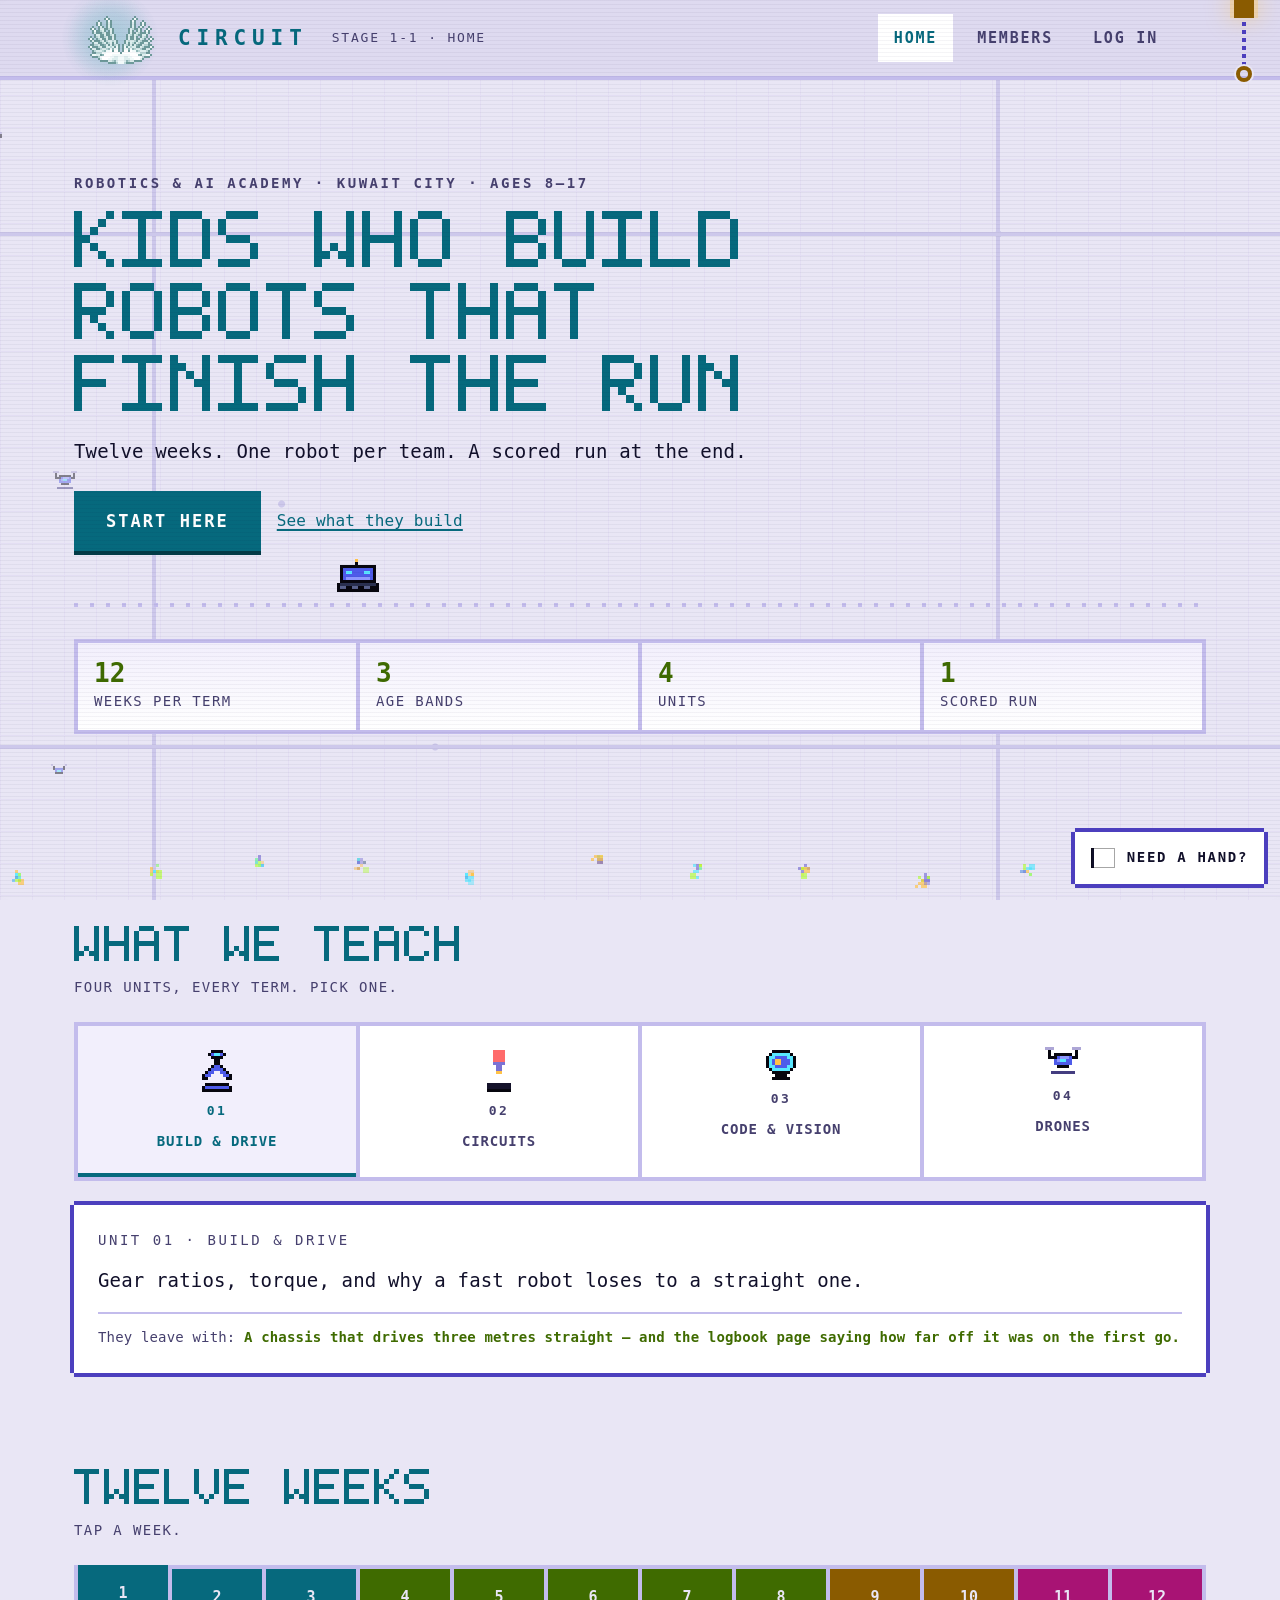
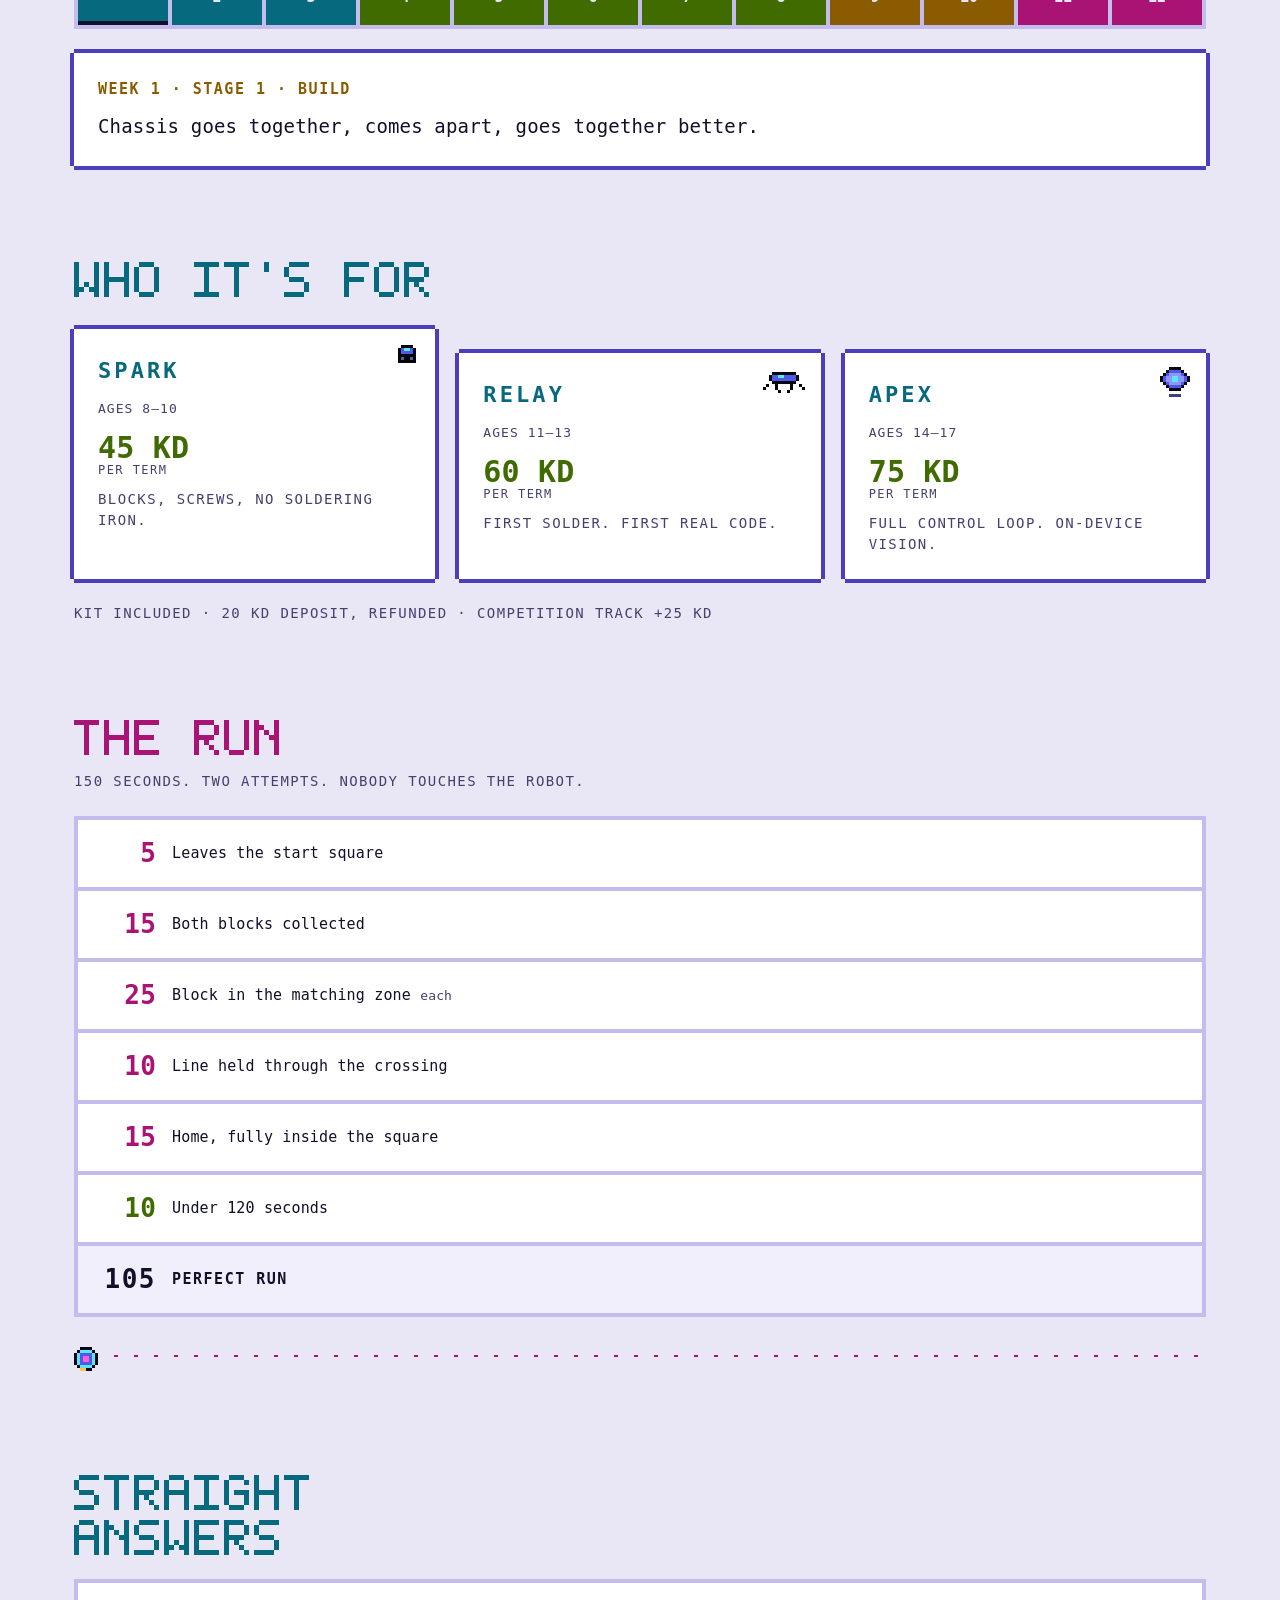
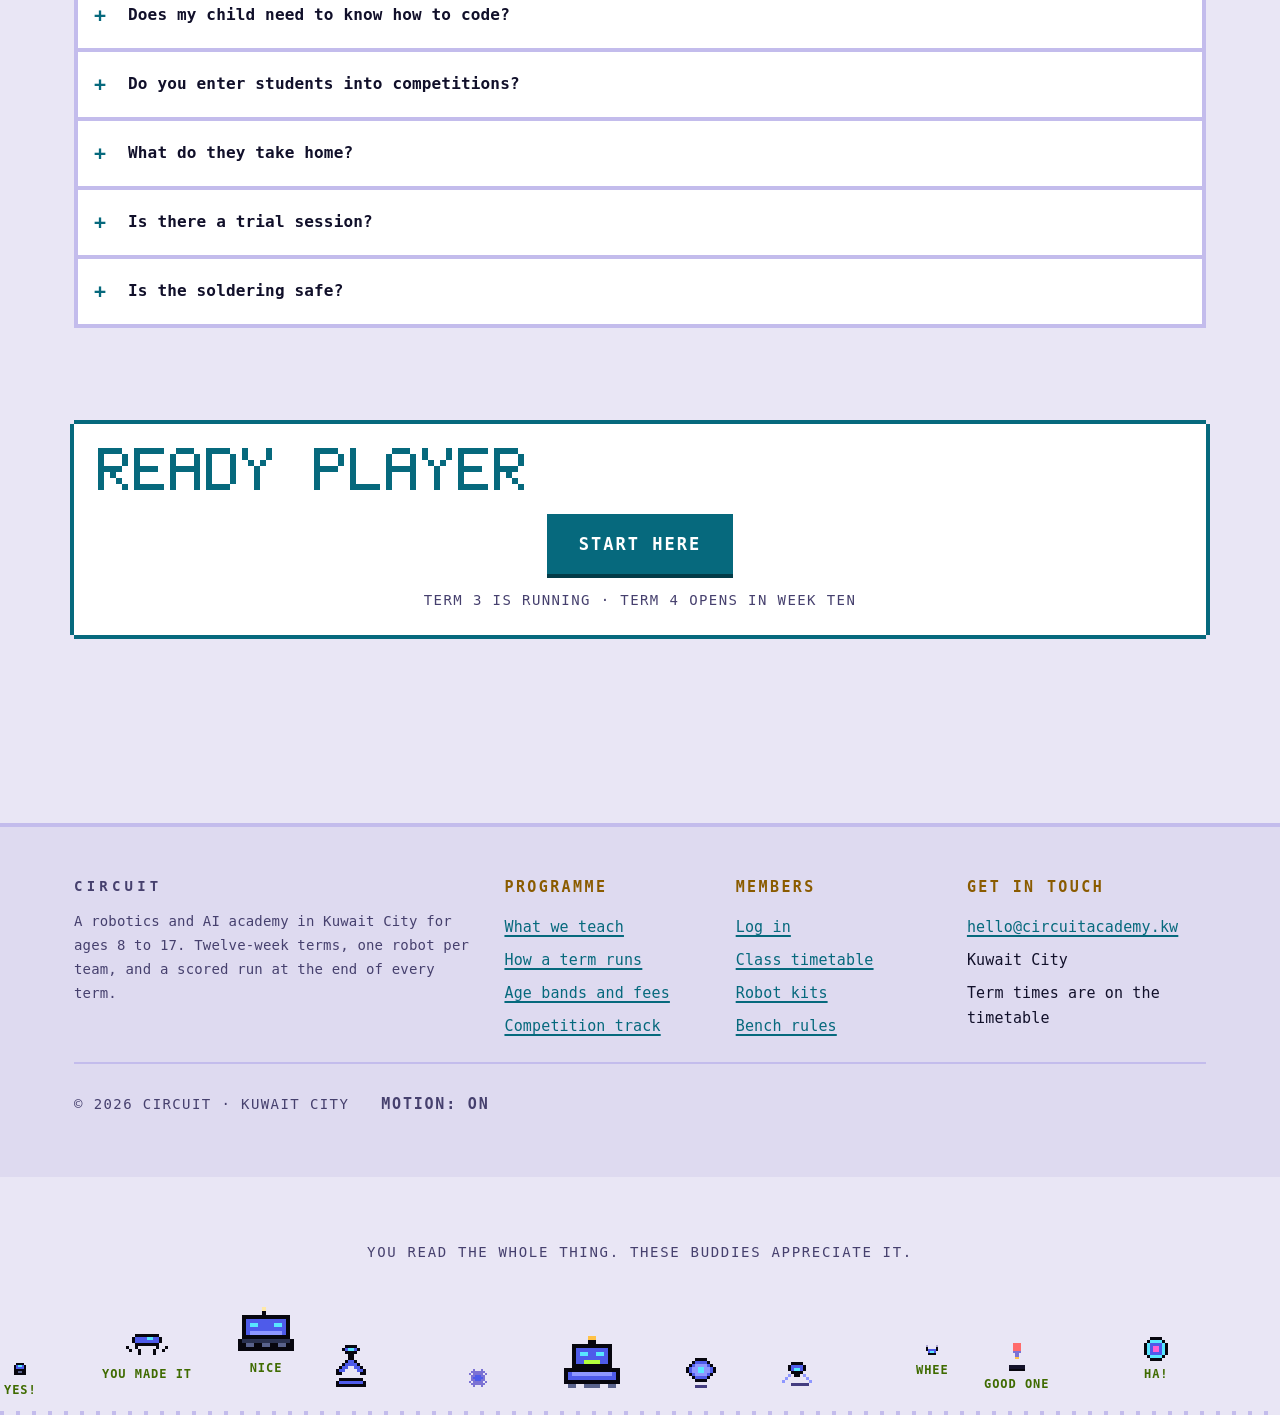
<file: index.html>
<!DOCTYPE html>
<html lang="en">
<head>
<meta charset="utf-8">

<!-- The real policy, not an aspirational one. vercel.json carries the same
     rules as response headers, but GitHub Pages does not read vercel.json and
     serves no headers of its own — so on the live host this meta tag IS the
     Content Security Policy. It must come before anything else loads.
     frame-ancestors cannot be set from a meta tag; it stays in vercel.json. -->
<meta http-equiv="Content-Security-Policy" content="default-src 'self'; img-src 'self' data:; style-src 'self' 'unsafe-inline'; script-src 'self'; font-src 'self'; connect-src 'self' https://*.supabase.co; form-action 'none'; base-uri 'none'">
<meta name="viewport" content="width=device-width, initial-scale=1">
<title>CIRCUIT — Robotics &amp; AI Academy, Kuwait City</title>
<meta name="description" content="CIRCUIT is a robotics and AI academy in Kuwait City for ages 8 to 17. Twelve-week terms, one robot per team, and a scored run at the end of every term.">
<meta name="color-scheme" content="dark light">
<meta name="theme-color" content="#07060E">
<link rel="icon" href="favicon.svg" type="image/svg+xml">
<link rel="stylesheet" href="assets/css/circuit.css">

<!-- Sets the theme before the first paint, so the page never flashes
     the wrong one on the way in. -->
<script src="assets/js/theme.js"></script>
</head>
<body data-page="home" data-theme-page="home">

<a class="skip" href="#main">Skip to content</a>
<div class="glass" aria-hidden="true"></div>

<header class="hud">
  <div class="wrap hud__in">
    <a class="hud__mark mark" href="index.html"><span class="mark__wing sprite" data-wing data-sprite="wing-shut" data-scale="2"></span><i class="mark__spark" aria-hidden="true"></i><i class="mark__spark" aria-hidden="true"></i><i class="mark__spark" aria-hidden="true"></i><i class="mark__spark" aria-hidden="true"></i><span>CIRCUIT</span></a>
    <span class="hud__stage">Stage 1-1 · Home</span>
    <nav class="hud__nav" aria-label="Main">
      <a class="chip" href="index.html" aria-current="page">Home</a>
      <a class="chip" href="members.html">Members</a>
      <a class="chip" href="login.html">Log in</a>
    </nav>
  </div>
</header>


<main id="main">

  <!-- ================= HERO ================= -->
  <section class="wrap hero">
    <p class="t-eyebrow">Robotics &amp; AI Academy · Kuwait City · Ages 8–17</p>

    <h1 class="px px--head hero__head"
        data-px="KIDS WHO BUILD|ROBOTS THAT|FINISH THE RUN"
        data-px-max="8">Kids who build robots that finish the run</h1>

    <p class="t-lead">Twelve weeks. One robot per team. A scored run at the end.</p>

    <div class="hero__actions">
      <a class="btn" href="login.html">Start here</a>
      <a href="#teach">See what they build</a>
    </div>

    <div class="rail" data-rail aria-hidden="true">
      <div class="rail__car"><span class="sprite" data-sprite="bolt" data-scale="3"></span></div>
    </div>

    <div class="strip" data-reveal>
      <div class="strip__cell"><b class="strip__n" data-count="12">12</b><span class="t-cap">Weeks per term</span></div>
      <div class="strip__cell"><b class="strip__n" data-count="3">3</b><span class="t-cap">Age bands</span></div>
      <div class="strip__cell"><b class="strip__n" data-count="4">4</b><span class="t-cap">Units</span></div>
      <div class="strip__cell"><b class="strip__n" data-count="1">1</b><span class="t-cap">Scored run</span></div>
    </div>
  </section>

  <!-- ================= WHAT WE TEACH — pick one ================= -->
  <section class="wrap section" id="teach" data-reveal>
    <h2 class="px px--head" data-px="WHAT WE TEACH" data-px-max="5">What we teach</h2>
    <p class="t-cap" style="margin-top:16px">Four units, every term. Pick one.</p>

    <div class="picker" role="tablist" aria-label="Units">
      <button class="picker__tile" role="tab" data-unit="0" aria-selected="true">
        <span class="sprite" data-sprite="arm" data-scale="3"></span>
        <b>01</b><span>Build &amp; Drive</span>
      </button>
      <button class="picker__tile" role="tab" data-unit="1" aria-selected="false">
        <span class="sprite" data-sprite="tip" data-scale="3"></span>
        <b>02</b><span>Circuits</span>
      </button>
      <button class="picker__tile" role="tab" data-unit="2" aria-selected="false">
        <span class="sprite" data-sprite="scan" data-scale="3"></span>
        <b>03</b><span>Code &amp; Vision</span>
      </button>
      <button class="picker__tile" role="tab" data-unit="3" aria-selected="false">
        <span class="sprite" data-sprite="kite" data-scale="3"></span>
        <b>04</b><span>Drones</span>
      </button>
    </div>

    <div class="frame picker__panel" id="unit-panel" aria-live="polite"></div>
  </section>

  <!-- ================= HOW A TERM RUNS — twelve weeks ================= -->
  <section class="wrap section" id="term" data-reveal>
    <h2 class="px px--head" data-px="TWELVE WEEKS" data-px-max="5">Twelve weeks</h2>
    <p class="t-cap" style="margin-top:16px">Tap a week.</p>

    <div class="weeks" role="tablist" aria-label="Weeks of a term" id="weeks"></div>
    <div class="frame weeks__panel" id="week-panel" aria-live="polite"></div>
  </section>

  <!-- ================= WHO IT'S FOR ================= -->
  <section class="wrap section" id="bands" data-reveal>
    <h2 class="px px--head" data-px="WHO IT'S FOR" data-px-max="5">Who it's for</h2>

    <div class="grid grid--3" style="margin-top:32px">
      <article class="frame band" data-reveal>
        <span class="sprite band__pet" data-sprite="chip" data-scale="3"></span>
        <p class="band__name">SPARK</p>
        <p class="band__meta">Ages 8–10</p>
        <p class="band__fee">45 KD<small>per term</small></p>
        <p class="t-cap" style="margin-top:12px">Blocks, screws, no soldering iron.</p>
      </article>

      <article class="frame band" data-reveal>
        <span class="sprite band__pet" data-sprite="hex" data-scale="3"></span>
        <p class="band__name">RELAY</p>
        <p class="band__meta">Ages 11–13</p>
        <p class="band__fee">60 KD<small>per term</small></p>
        <p class="t-cap" style="margin-top:12px">First solder. First real code.</p>
      </article>

      <article class="frame band" data-reveal>
        <span class="sprite band__pet" data-sprite="probe" data-scale="3"></span>
        <p class="band__name">APEX</p>
        <p class="band__meta">Ages 14–17</p>
        <p class="band__fee">75 KD<small>per term</small></p>
        <p class="t-cap" style="margin-top:12px">Full control loop. On-device vision.</p>
      </article>
    </div>

    <p class="t-cap" style="margin-top:24px">
      Kit included · 20 KD deposit, refunded · Competition track +25 KD
    </p>
  </section>

  <!-- ================= COMPETITION — the scoreboard ================= -->
  <section class="wrap section" id="competition" data-reveal>
    <h2 class="px px--mag" data-px="THE RUN" data-px-max="5" style="color:var(--magenta)">The run</h2>
    <p class="t-cap" style="margin-top:16px">150 seconds. Two attempts. Nobody touches the robot.</p>

    <div class="score" data-reveal>
      <div class="score__row"><span class="score__n">5</span><span>Leaves the start square</span></div>
      <div class="score__row"><span class="score__n">15</span><span>Both blocks collected</span></div>
      <div class="score__row"><span class="score__n">25</span><span>Block in the matching zone <em>each</em></span></div>
      <div class="score__row"><span class="score__n">10</span><span>Line held through the crossing</span></div>
      <div class="score__row"><span class="score__n">15</span><span>Home, fully inside the square</span></div>
      <div class="score__row score__row--bonus"><span class="score__n">10</span><span>Under 120 seconds</span></div>
      <div class="score__row score__row--total"><span class="score__n">105</span><span>Perfect run</span></div>
    </div>

    <div class="mat" aria-hidden="true">
      <span class="sprite mat__pip" data-sprite="pip" data-scale="3"></span>
    </div>
  </section>

  <!-- ================= QUESTIONS — closed until asked ================= -->
  <section class="wrap section" id="questions" data-reveal>
    <h2 class="px px--head" data-px="STRAIGHT|ANSWERS" data-px-max="5">Straight answers</h2>

    <div class="qa">
      <details class="qa__item">
        <summary>Does my child need to know how to code?</summary>
        <p>No. SPARK starts in a block editor, RELAY moves to text, APEX writes the whole control loop.</p>
      </details>
      <details class="qa__item">
        <summary>Do you enter students into competitions?</summary>
        <p>No. Our track is written and scored in-house. We are not affiliated with any organiser and do not register students for external events.</p>
      </details>
      <details class="qa__item">
        <summary>What do they take home?</summary>
        <p>Their logbook, their code and their build notes. Kits stay with us between terms; the deposit comes back when the kit does.</p>
      </details>
      <details class="qa__item">
        <summary>Is there a trial session?</summary>
        <p>One per family, per band, in week one or two. It is the same session everyone else is doing.</p>
      </details>
      <details class="qa__item">
        <summary>Is the soldering safe?</summary>
        <p>Safety glasses at Bench B whenever an iron is hot, fume extraction running, and SPARK students never hold the iron.</p>
      </details>
    </div>
  </section>

  <!-- ================= CTA ================= -->
  <section class="wrap section" id="enter" data-reveal>
    <div class="frame frame--cyan" style="text-align:center">
      <h2 class="px px--head" data-px="READY PLAYER" data-px-align="center" data-px-max="6">Ready player</h2>
      <p style="margin-top:24px"><a class="btn" href="login.html">Start here</a></p>
      <p class="t-cap" style="margin-top:16px">Term 3 is running · Term 4 opens in week ten</p>
    </div>
  </section>

</main>

<footer class="foot">
  <div class="wrap">
    <div class="foot__grid">
      <div>
        <p class="foot__mark">CIRCUIT</p>
        <p class="foot__blurb">
          A robotics and AI academy in Kuwait City for ages 8 to 17. Twelve-week
          terms, one robot per team, and a scored run at the end of every term.
        </p>
      </div>

      <nav aria-label="Programme">
        <h2>Programme</h2>
        <ul class="stack">
          <li><a href="index.html#teach">What we teach</a></li>
          <li><a href="index.html#term">How a term runs</a></li>
          <li><a href="index.html#bands">Age bands and fees</a></li>
          <li><a href="index.html#competition">Competition track</a></li>
        </ul>
      </nav>

      <nav aria-label="Members">
        <h2>Members</h2>
        <ul class="stack">
          <li><a href="login.html">Log in</a></li>
          <li><a href="members.html#timetable">Class timetable</a></li>
          <li><a href="members.html#kits">Robot kits</a></li>
          <li><a href="members.html#rules">Bench rules</a></li>
        </ul>
      </nav>

      <div>
        <h2>Get in touch</h2>
        <ul class="stack">
          <li><a href="mailto:hello@circuitacademy.kw">hello@circuitacademy.kw</a></li>
          <li>Kuwait City</li>
          <li>Term times are on the timetable</li>
        </ul>
      </div>
    </div>

    <div class="foot__bar">
      <span class="t-cap">&copy; 2026 CIRCUIT &middot; Kuwait City</span>
      <button class="chip" type="button" data-motion-toggle aria-pressed="false">Motion: on</button>
      <button class="chip" type="button" data-assistant-show hidden>Show assistant</button>
    </div>
  </div>
</footer>

<script src="assets/js/config.js"></script>
<script src="assets/js/backend.js"></script>
<script src="assets/js/pixfont.js"></script>
<script src="assets/js/pixel.js"></script>
<script src="assets/js/sprites.js"></script>
<script src="assets/js/session.js"></script>
<script src="assets/js/scene.js"></script>
<script src="assets/js/assistant.js"></script>
<script src="assets/js/app.js"></script>
<script src="assets/js/home.js"></script>
<script src="assets/js/nav.js"></script>
</body>
</html>
</file>
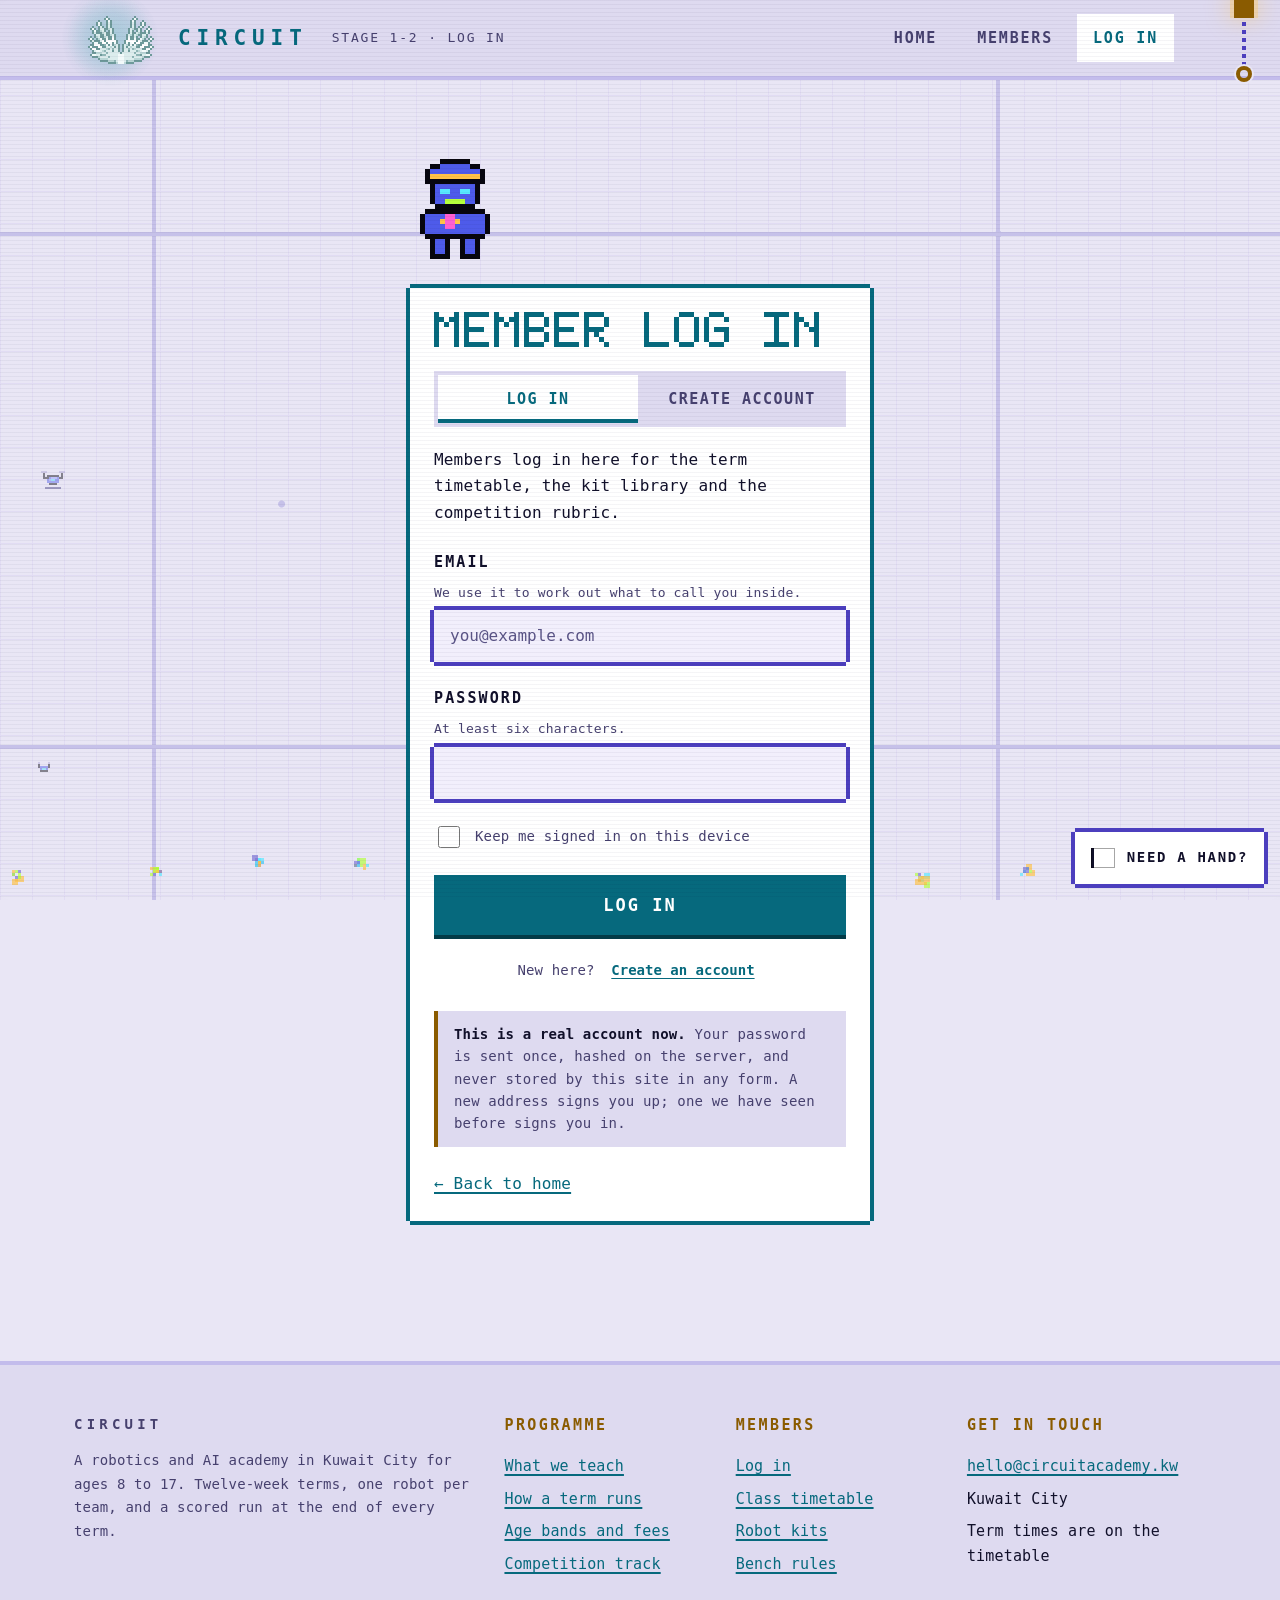
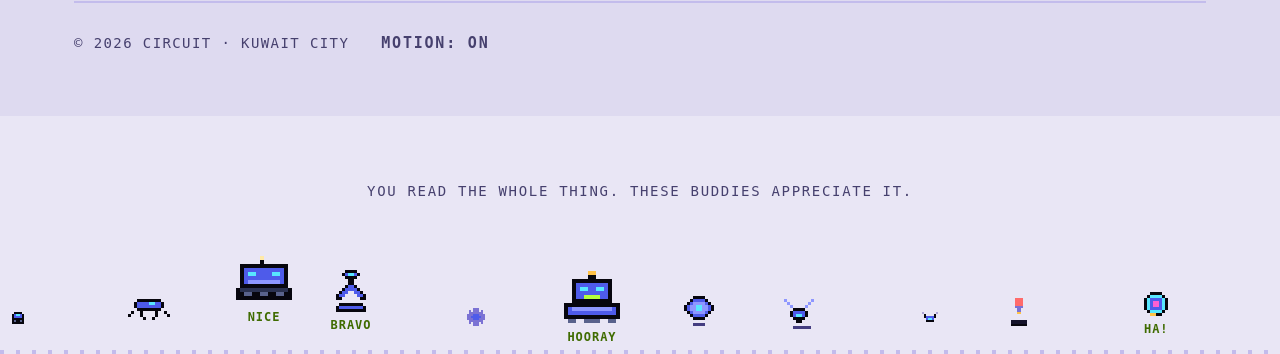
<file: dashboard.html>
<!DOCTYPE html>
<html lang="en" data-guard="members">
<head>
<meta charset="utf-8">

<!-- The real policy, not an aspirational one. vercel.json carries the same
     rules as response headers, but GitHub Pages does not read vercel.json and
     serves no headers of its own — so on the live host this meta tag IS the
     Content Security Policy. It must come before anything else loads.
     frame-ancestors cannot be set from a meta tag; it stays in vercel.json. -->
<meta http-equiv="Content-Security-Policy" content="default-src 'self'; img-src 'self' data:; style-src 'self' 'unsafe-inline'; script-src 'self'; font-src 'self'; connect-src 'self' https://*.supabase.co; form-action 'none'; base-uri 'none'">
<meta name="viewport" content="width=device-width, initial-scale=1">
<title>Dashboard — CIRCUIT</title>
<meta name="color-scheme" content="dark light">
<meta name="theme-color" content="#07060E">
<link rel="icon" href="favicon.svg" type="image/svg+xml">
<link rel="stylesheet" href="assets/css/circuit.css">

<!-- Sets the theme before the first paint, so the page never flashes
     the wrong one on the way in. -->
<script src="assets/js/theme.js"></script>

<!-- The gate runs here, in the head, before the body is parsed. A visitor who
     is not logged in never sees a single pixel of member content. -->
<script src="assets/js/session.js"></script>
<script src="assets/js/guard.js"></script>
</head>
<body data-page="dashboard" data-theme-page="calm">

<a class="skip" href="#main">Skip to content</a>
<div class="glass" aria-hidden="true"></div>

<header class="hud">
  <div class="wrap hud__in">
    <a class="hud__mark mark" href="index.html"><span class="mark__wing sprite" data-wing data-sprite="wing-shut" data-scale="2"></span><i class="mark__spark" aria-hidden="true"></i><i class="mark__spark" aria-hidden="true"></i><i class="mark__spark" aria-hidden="true"></i><i class="mark__spark" aria-hidden="true"></i><span>CIRCUIT</span></a>
    <span class="hud__stage">Stage 2-1 · Dashboard</span>
    <nav class="hud__nav" aria-label="Main">
      <a class="chip" href="index.html">Home</a>
      <a class="chip" href="dashboard.html" aria-current="page">Dashboard</a>
      <a class="chip" href="members.html">Members</a>
      <button class="chip" type="button" data-logout>Log out</button>
    </nav>
  </div>
</header>


<main id="main" class="wrap section">

  <div class="greet">
    <span class="sprite" data-sprite="dash" data-scale="4"></span>
    <div class="greet__text">
      <h1 class="px px--head" id="greeting" data-px="WELCOME BACK|MEMBER" data-px-max="8">Welcome back</h1>
      <p class="t-cap" style="margin-top:12px">1UP · APEX · Term 3 · Week 7 of 12</p>
    </div>
  </div>

  <div class="grid grid--2" style="margin-top:48px">

    <!-- PANEL 1 -->
    <section class="frame" data-reveal>
      <h2 class="panel__h">Player card</h2>
      <dl class="dl">
        <dt>Member</dt><dd data-member-name>Member</dd>
        <dt>Band</dt><dd>APEX · ages 14–17</dd>
        <dt>Joined</dt><dd>Term 2</dd>
        <dt>Slot</dt><dd>Sat 15:00–17:00 · Bench C</dd>
        <dt>Team</dt><dd>Team 4 (3 members)</dd>
      </dl>
    </section>

    <!-- PANEL 2 -->
    <section class="frame" data-reveal>
      <h2 class="panel__h">Term progress</h2>
      <p class="readout" id="meter-readout">Week 7 of 12</p>
      <div class="meter" id="meter"></div>
      <p class="t-cap">Stage 2 · Control — Unit 03 · Sensors, Code &amp; Vision</p>
      <p class="t-body" style="margin-top:12px">
        Five weeks left in the term. Stage 3 moves to the Flight Bay in week
        nine.
      </p>
    </section>

    <!-- PANEL 3 -->
    <section class="frame card" data-reveal>
      <span class="card__sprite sprite" data-sprite="scan" data-scale="2"></span>
      <h2 class="panel__h">Next session</h2>
      <p class="readout" style="color:var(--cyan)">Saturday · 15:00–17:00</p>
      <p class="t-cap" style="margin-top:8px">Bench C · Unit 03 · Sensors, Code &amp; Vision</p>
      <dl class="dl" style="margin-top:16px">
        <dt>Bring</dt><dd>Your logbook, your kit box, and a laptop with some charge in it.</dd>
        <dt>This week</dt><dd>Tuning the proportional gain on the line follower. If yours already holds the line, bring the crossing tile from the mat and try it there.</dd>
      </dl>
    </section>

    <!-- PANEL 4 -->
    <section class="frame" data-reveal>
      <h2 class="panel__h">Kit status</h2>
      <dl class="dl">
        <dt>Issued</dt><dd>Kit 03 "APEX ARM", week 1</dd>
        <dt>Deposit</dt><dd>20 KD held, refunded when the kit comes back complete</dd>
        <dt>Condition</dt><dd>1 part flagged</dd>
      </dl>
      <p class="flagged">
        ⚠ <b>Servo horn</b> — cracked, reported week 6, replacement issued week 6.
        No charge; the first replacement of a part is included.
      </p>
      <p style="margin-top:16px"><a href="members.html#kits">See the full kit list →</a></p>
    </section>

    <!-- PANEL 5 -->
    <section class="frame card" data-reveal>
      <span class="card__sprite sprite" data-sprite="tip" data-scale="2"></span>
      <h2 class="panel__h">Logbook — last three entries</h2>
      <p class="logline"><b>WK 7</b> — P-gain 0.8 wobbled at the corner, 0.45 held the line all the way round. Kept 0.45. Need to check it on the darker tile.</p>
      <p class="logline"><b>WK 6</b> — Soldered the second sensor board. First one had a cold joint on the middle pin; reflowed it and it read properly.</p>
      <p class="logline"><b>WK 5</b> — Measured 18.4 cm per motor rotation, not the 20 cm we calculated. Wheel slip on the mat. Adjusted the code rather than the wheel.</p>
    </section>

    <!-- PANEL 6 -->
    <section class="frame" id="shared-panel" data-reveal hidden>
      <h2 class="panel__h">Everyone here</h2>
      <p class="t-cap" id="shared-count">Loading…</p>
      <ul class="stack" id="shared-list" style="margin-top:16px"></ul>
      <p class="t-body" style="margin-top:16px">
        This list is the same on every device. Somebody signing up right now
        appears here, and is still here next week.
      </p>
    </section>


    <section class="frame frame--amber card" data-reveal>
      <span class="card__sprite sprite" data-sprite="claw" data-scale="2"></span>
      <h2 class="panel__h" style="color:var(--amber)">From your coach</h2>
      <p class="t-body">
        Team 4, your dry run is week nine and the mat will be set to the
        competition layout. Bring the robot as it is — do not rebuild the
        drivetrain the night before, because we want to see what the tuning
        actually did.
      </p>
      <p class="t-body" style="margin-top:12px">
        <b data-member-name>Member</b>, your logbook is the most complete in the band. Keep writing down
        the number you rejected as well as the one you kept; that is the part
        everyone else forgets.
      </p>
      <p class="t-cap" style="margin-top:16px">Posted week 7 · Bench C</p>
    </section>

  </div>
</main>

<footer class="foot">
  <div class="wrap">
    <div class="foot__grid">
      <div>
        <p class="foot__mark">CIRCUIT</p>
        <p class="foot__blurb">
          A robotics and AI academy in Kuwait City for ages 8 to 17. Twelve-week
          terms, one robot per team, and a scored run at the end of every term.
        </p>
      </div>

      <nav aria-label="Programme">
        <h2>Programme</h2>
        <ul class="stack">
          <li><a href="index.html#teach">What we teach</a></li>
          <li><a href="index.html#term">How a term runs</a></li>
          <li><a href="index.html#bands">Age bands and fees</a></li>
          <li><a href="index.html#competition">Competition track</a></li>
        </ul>
      </nav>

      <nav aria-label="Members">
        <h2>Members</h2>
        <ul class="stack">
          <li><a href="login.html">Log in</a></li>
          <li><a href="members.html#timetable">Class timetable</a></li>
          <li><a href="members.html#kits">Robot kits</a></li>
          <li><a href="members.html#rules">Bench rules</a></li>
        </ul>
      </nav>

      <div>
        <h2>Get in touch</h2>
        <ul class="stack">
          <li><a href="mailto:hello@circuitacademy.kw">hello@circuitacademy.kw</a></li>
          <li>Kuwait City</li>
          <li>Term times are on the timetable</li>
        </ul>
      </div>
    </div>

    <div class="foot__bar">
      <span class="t-cap">&copy; 2026 CIRCUIT &middot; Kuwait City</span>
      <button class="chip" type="button" data-motion-toggle aria-pressed="false">Motion: on</button>
      <button class="chip" type="button" data-assistant-show hidden>Show assistant</button>
    </div>
  </div>
</footer>

<script src="assets/js/config.js"></script>
<script src="assets/js/backend.js"></script>
<script src="assets/js/pixfont.js"></script>
<script src="assets/js/pixel.js"></script>
<script src="assets/js/sprites.js"></script>
<script src="assets/js/session.js"></script>
<script src="assets/js/scene.js"></script>
<script src="assets/js/assistant.js"></script>
<script src="assets/js/app.js"></script>
<script src="assets/js/nav.js"></script>
</body>
</html>
</file>
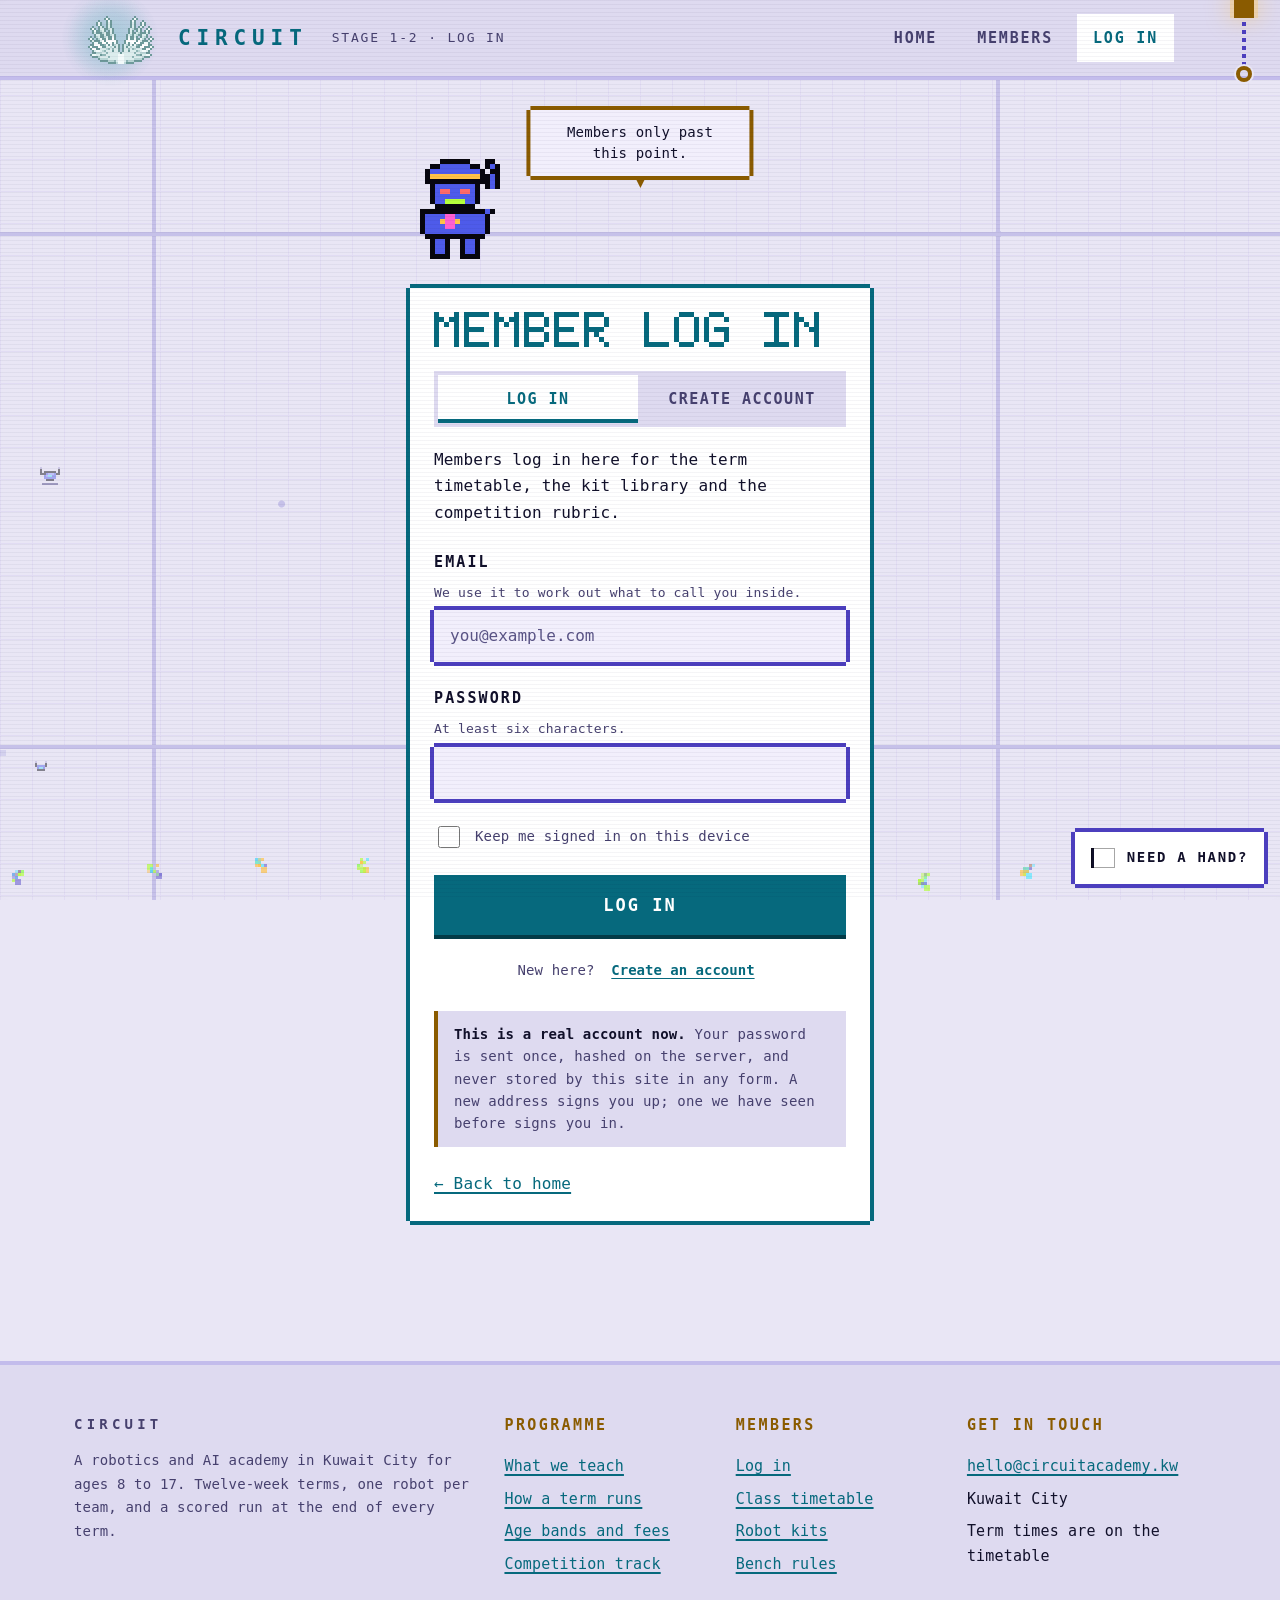
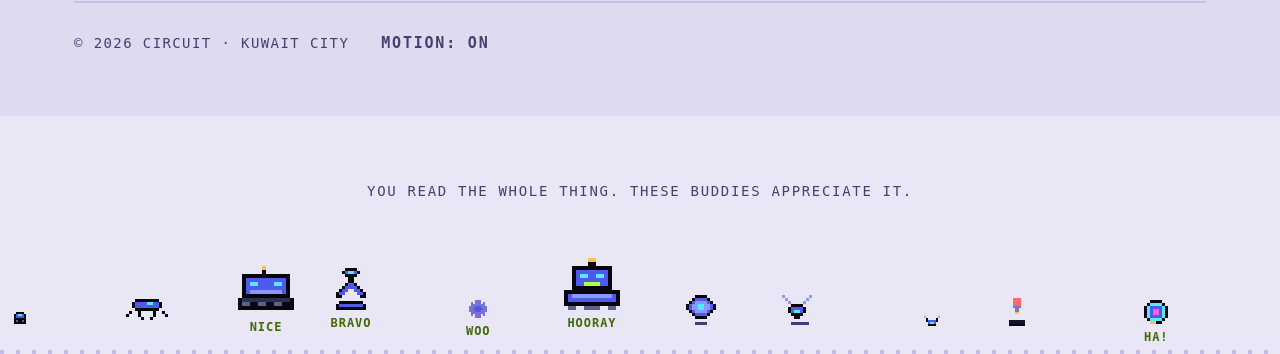
<file: login.html>
<!DOCTYPE html>
<html lang="en">
<head>
<meta charset="utf-8">

<!-- The real policy, not an aspirational one. vercel.json carries the same
     rules as response headers, but GitHub Pages does not read vercel.json and
     serves no headers of its own — so on the live host this meta tag IS the
     Content Security Policy. It must come before anything else loads.
     frame-ancestors cannot be set from a meta tag; it stays in vercel.json. -->
<meta http-equiv="Content-Security-Policy" content="default-src 'self'; img-src 'self' data:; style-src 'self' 'unsafe-inline'; script-src 'self'; font-src 'self'; connect-src 'self' https://*.supabase.co; form-action 'none'; base-uri 'none'">
<meta name="viewport" content="width=device-width, initial-scale=1">
<title>Log in — CIRCUIT</title>
<meta name="description" content="Log in to the CIRCUIT members area for your class timetable, kit list and the competition rubric.">
<meta name="color-scheme" content="dark light">
<meta name="theme-color" content="#07060E">
<link rel="icon" href="favicon.svg" type="image/svg+xml">
<link rel="stylesheet" href="assets/css/circuit.css">

<!-- Sets the theme before the first paint, so the page never flashes
     the wrong one on the way in. -->
<script src="assets/js/theme.js"></script>
</head>
<body data-page="login" data-theme-page="door">

<a class="skip" href="#main">Skip to content</a>
<div class="glass" aria-hidden="true"></div>

<header class="hud">
  <div class="wrap hud__in">
    <a class="hud__mark mark" href="index.html"><span class="mark__wing sprite" data-wing data-sprite="wing-shut" data-scale="2"></span><i class="mark__spark" aria-hidden="true"></i><i class="mark__spark" aria-hidden="true"></i><i class="mark__spark" aria-hidden="true"></i><i class="mark__spark" aria-hidden="true"></i><span>CIRCUIT</span></a>
    <span class="hud__stage">Stage 1-2 · Log in</span>
    <nav class="hud__nav" aria-label="Main">
      <a class="chip" href="index.html">Home</a>
      <a class="chip" href="members.html">Members</a>
      <a class="chip" href="login.html" aria-current="page">Log in</a>
    </nav>
  </div>
</header>


<main id="main" class="wrap login-page">
  <div class="cabinet">

    <div class="cabinet__door">
      <p class="guard__say" id="guard-say" aria-live="polite"></p>
      <div class="guard__beat">
        <span class="sprite" id="guard" data-sprite="guard" data-scale="5"></span>
      </div>
    </div>

    <div class="frame frame--cyan">

      <h1 class="px px--head" id="form-title" data-px="MEMBER LOG IN" data-px-align="center" data-px-max="6">Member log in</h1>

      <div class="modes" role="tablist" aria-label="Log in or create an account">
        <button class="modes__tab" type="button" role="tab" data-mode="login" aria-selected="true">Log in</button>
        <button class="modes__tab" type="button" role="tab" data-mode="signup" aria-selected="false">Create account</button>
      </div>

      <p class="t-body" style="margin-top:20px">
        Members log in here for the term timetable, the kit library and the
        competition rubric.
      </p>

      <div class="errsum" id="errsum" tabindex="-1" role="alert" data-open="false">
        <h2>Something needs filling in</h2>
        <ul id="errsum-list"></ul>
      </div>

      <!-- method="post" so that if JavaScript ever fails, the browser cannot
           put an email and a password into the URL bar. The site's CSP blocks
           form submission outright as a second line of defence. -->
      <form id="login-form" method="post" novalidate style="margin-top:24px">

        <div class="field" id="field-name" hidden>
          <label for="fullname">Your name</label>
          <span class="field__hint" id="name-hint">What the members area should call you.</span>
          <input type="text" id="fullname" name="fullname" autocomplete="name"
                 aria-describedby="name-hint" placeholder="Sara Al-Fahad">
          <span class="field__err" id="fullname-err">Tell us what to call you.</span>
        </div>

        <div class="field">
          <label for="email">Email</label>
          <span class="field__hint" id="email-hint">We use it to work out what to call you inside.</span>
          <input type="email" id="email" name="email" autocomplete="email"
                 inputmode="email" aria-describedby="email-hint" placeholder="you@example.com">
          <span class="field__err" id="email-err">Enter an email address.</span>
        </div>

        <div class="field">
          <label for="password">Password</label>
          <span class="field__hint" id="pw-hint">Any password works on this preview. Please do not reuse a real one.</span>
          <input type="password" id="password" name="password"
                 autocomplete="off" aria-describedby="pw-hint">
          <span class="field__err" id="password-err">Type anything at all; it is not checked.</span>
        </div>

        <p class="keepme">
          <input type="checkbox" id="keepme" name="keepme">
          <label for="keepme">Keep me signed in on this device</label>
        </p>

        <p style="margin-top:24px">
          <button class="btn btn--block" type="submit" id="submit-btn" disabled aria-disabled="true">Log in</button>
        </p>

        <noscript>
          <p class="notice" style="margin-top:16px">
            Signing in needs JavaScript, and this browser has it switched off.
            The public pages all work without it.
          </p>
        </noscript>

        <p class="modes__swap">
          <span id="swap-text">New here?</span>
          <button type="button" class="modes__swaplink" id="swap-link">Create an account</button>
        </p>

        <p class="notice" style="margin-top:20px">
          <b>Please do not use a real password here.</b> This sign-in is a
          front-end preview: it accepts anything you type and checks nothing.
          Your password is never stored, sent or written down anywhere. Tick
          the box above and this browser keeps your name and address on this
          device — never the password, and never on our side. On a shared
          computer that means the next person sees the address filled in;
          "Not you? Forget this device" clears it.
        </p>
      </form>

      <p style="margin-top:24px"><a href="index.html">← Back to home</a></p>
    </div>
  </div>
</main>

<footer class="foot">
  <div class="wrap">
    <div class="foot__grid">
      <div>
        <p class="foot__mark">CIRCUIT</p>
        <p class="foot__blurb">
          A robotics and AI academy in Kuwait City for ages 8 to 17. Twelve-week
          terms, one robot per team, and a scored run at the end of every term.
        </p>
      </div>

      <nav aria-label="Programme">
        <h2>Programme</h2>
        <ul class="stack">
          <li><a href="index.html#teach">What we teach</a></li>
          <li><a href="index.html#term">How a term runs</a></li>
          <li><a href="index.html#bands">Age bands and fees</a></li>
          <li><a href="index.html#competition">Competition track</a></li>
        </ul>
      </nav>

      <nav aria-label="Members">
        <h2>Members</h2>
        <ul class="stack">
          <li><a href="login.html">Log in</a></li>
          <li><a href="members.html#timetable">Class timetable</a></li>
          <li><a href="members.html#kits">Robot kits</a></li>
          <li><a href="members.html#rules">Bench rules</a></li>
        </ul>
      </nav>

      <div>
        <h2>Get in touch</h2>
        <ul class="stack">
          <li><a href="mailto:hello@circuitacademy.kw">hello@circuitacademy.kw</a></li>
          <li>Kuwait City</li>
          <li>Term times are on the timetable</li>
        </ul>
      </div>
    </div>

    <div class="foot__bar">
      <span class="t-cap">&copy; 2026 CIRCUIT &middot; Kuwait City</span>
      <button class="chip" type="button" data-motion-toggle aria-pressed="false">Motion: on</button>
      <button class="chip" type="button" data-assistant-show hidden>Show assistant</button>
    </div>
  </div>
</footer>

<script src="assets/js/config.js"></script>
<script src="assets/js/backend.js"></script>
<script src="assets/js/pixfont.js"></script>
<script src="assets/js/pixel.js"></script>
<script src="assets/js/sprites.js"></script>
<script src="assets/js/session.js"></script>
<script src="assets/js/scene.js"></script>
<script src="assets/js/assistant.js"></script>
<script src="assets/js/app.js"></script>
<script src="assets/js/guard.js"></script>
<script src="assets/js/nav.js"></script>
</body>
</html>
</file>
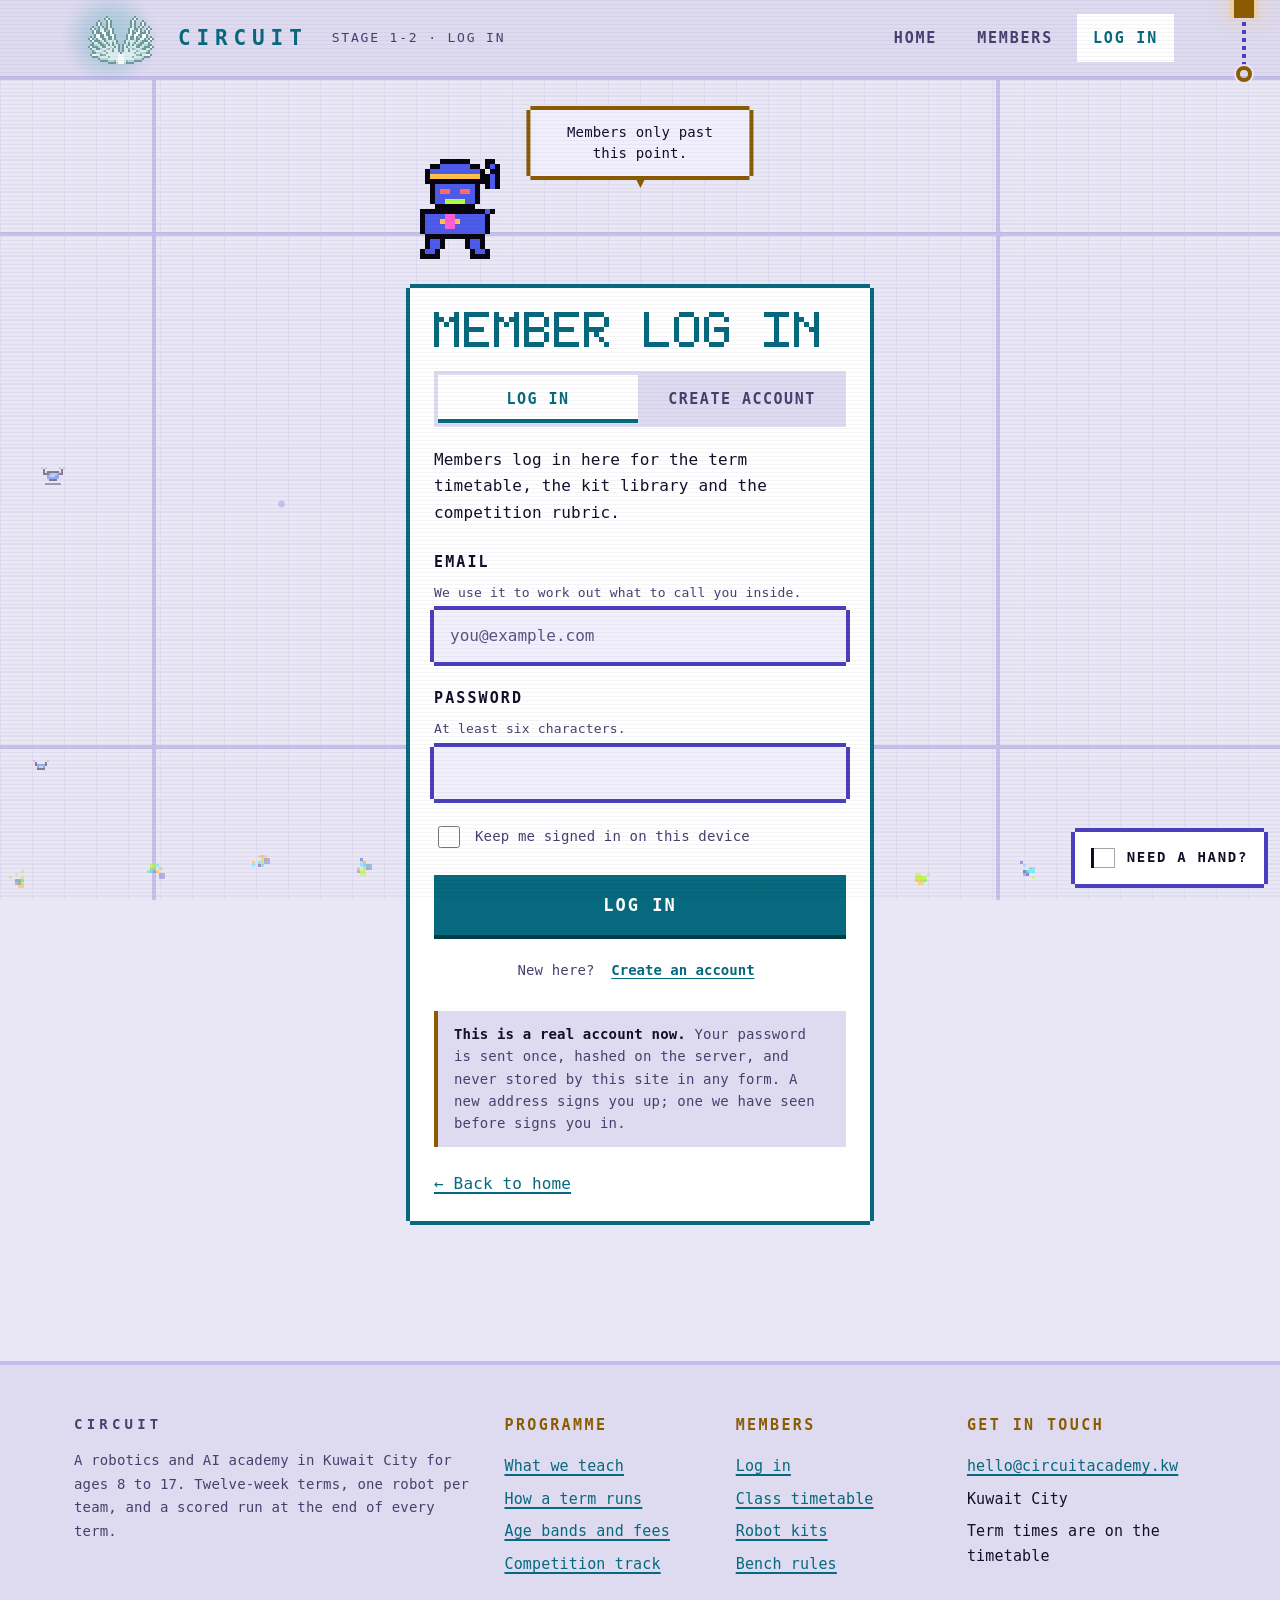
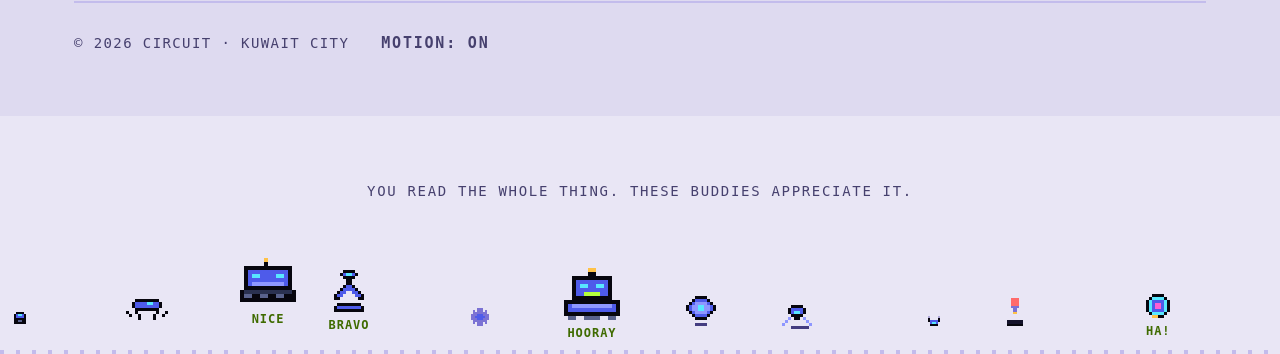
<file: members.html>
<!DOCTYPE html>
<html lang="en" data-guard="members">
<head>
<meta charset="utf-8">

<!-- The real policy, not an aspirational one. vercel.json carries the same
     rules as response headers, but GitHub Pages does not read vercel.json and
     serves no headers of its own — so on the live host this meta tag IS the
     Content Security Policy. It must come before anything else loads.
     frame-ancestors cannot be set from a meta tag; it stays in vercel.json. -->
<meta http-equiv="Content-Security-Policy" content="default-src 'self'; img-src 'self' data:; style-src 'self' 'unsafe-inline'; script-src 'self'; font-src 'self'; connect-src 'self' https://*.supabase.co; form-action 'none'; base-uri 'none'">
<meta name="viewport" content="width=device-width, initial-scale=1">
<title>Members area — CIRCUIT</title>
<meta name="color-scheme" content="dark light">
<meta name="theme-color" content="#07060E">
<link rel="icon" href="favicon.svg" type="image/svg+xml">
<link rel="stylesheet" href="assets/css/circuit.css">

<!-- Sets the theme before the first paint, so the page never flashes
     the wrong one on the way in. -->
<script src="assets/js/theme.js"></script>

<script src="assets/js/session.js"></script>
<script src="assets/js/guard.js"></script>
</head>
<body data-page="members">

<a class="skip" href="#main">Skip to content</a>
<div class="glass" aria-hidden="true"></div>

<header class="hud">
  <div class="wrap hud__in">
    <a class="hud__mark mark" href="index.html"><span class="mark__wing sprite" data-wing data-sprite="wing-shut" data-scale="2"></span><i class="mark__spark" aria-hidden="true"></i><i class="mark__spark" aria-hidden="true"></i><i class="mark__spark" aria-hidden="true"></i><i class="mark__spark" aria-hidden="true"></i><span>CIRCUIT</span></a>
    <span class="hud__stage">Stage 2-2 · Members</span>
    <nav class="hud__nav" aria-label="Main">
      <a class="chip" href="index.html">Home</a>
      <a class="chip" href="dashboard.html">Dashboard</a>
      <a class="chip" href="members.html" aria-current="page">Members</a>
      <button class="chip" type="button" data-logout>Log out</button>
    </nav>
  </div>
</header>


<main id="main" class="wrap section">

  <h1 class="px px--head" data-px="MEMBERS AREA" data-px-max="7">Members area</h1>
  <p class="t-lead" style="margin-top:24px">
    Everything a CIRCUIT family needs during a term. Signed in as
    <b class="t-mark" data-member-name>Member</b>.
  </p>

  <!-- ================= TIMETABLE ================= -->
  <section class="section" data-reveal id="timetable">
    <h2 class="px px--head" data-px="CLASS TIMETABLE" data-px-max="5">Class timetable</h2>

    <p class="t-lead" style="margin-top:24px">
      Each band runs the same session more than once a week. You attend one
      slot, not all of them — pick it at the start of term and keep it.
    </p>

    <!-- BOLT patrols the week above the table it belongs to. -->
    <div class="rail" data-rail aria-hidden="true" style="margin-top:32px">
      <div class="rail__car"><span class="sprite" data-sprite="bolt" data-scale="3"></span></div>
    </div>

    <div class="tablewrap" tabindex="0" role="region" aria-labelledby="timetable-caption">
      <table>
        <caption id="timetable-caption">Term 3 timetable. CAP is the seat cap per bench, not an availability count.</caption>
        <thead>
          <tr><th scope="col">Day</th><th scope="col">Time</th><th scope="col">Band</th><th scope="col">Room</th><th scope="col">Cap</th></tr>
        </thead>
        <tbody>
          <tr><th scope="row">Sat</th><td>10:00–11:30</td><td><b>SPARK</b></td><td>Bench A</td><td>8</td></tr>
          <tr><th scope="row">Sat</th><td>12:00–14:00</td><td><b>RELAY</b></td><td>Bench B</td><td>8</td></tr>
          <tr><th scope="row">Sat</th><td>15:00–17:00</td><td><b>APEX</b></td><td>Bench C</td><td>8</td></tr>
          <tr><th scope="row">Sun</th><td>17:00–18:30</td><td><b>SPARK</b></td><td>Bench A</td><td>8</td></tr>
          <tr><th scope="row">Mon</th><td>17:30–19:30</td><td><b>RELAY</b></td><td>Bench B</td><td>8</td></tr>
          <tr><th scope="row">Tue</th><td>17:30–19:30</td><td><b>APEX</b></td><td>Bench C</td><td>8</td></tr>
          <tr><th scope="row">Wed</th><td>18:00–19:30</td><td><b>COMP</b></td><td>Mat Room</td><td>12</td></tr>
          <tr><th scope="row">Thu</th><td>17:00–18:30</td><td><b>SPARK</b></td><td>Bench A</td><td>8</td></tr>
        </tbody>
      </table>
    </div>

    <div class="frame frame--well" style="margin-top:24px">
      <ul class="stack">
        <li>SPARK runs three times a week — Saturday, Sunday or Thursday. Pick one.</li>
        <li>RELAY runs twice — Saturday or Monday. Pick one.</li>
        <li>APEX runs twice — Saturday or Tuesday. Pick one.</li>
        <li>COMP is the competition track add-on. APEX by default, RELAY by coach invitation from week six.</li>
        <li>The room moves with the stage: Bench B in weeks four and five, Bench C
            in weeks six to eight, the Flight Bay in weeks nine and ten, and the Mat
            Room in weeks eleven and twelve. Same day, same time, different room.</li>
        <li>Benches are capped by tool count, not by demand.</li>
      </ul>
    </div>
  </section>

  <!-- ================= KITS ================= -->
  <section class="section" data-reveal id="kits">
    <h2 class="px px--head" data-px="ROBOT KITS" data-px-max="5">Robot kits</h2>

    <p class="t-lead" style="margin-top:24px">
      Kits are issued in week one and returned in week twelve. The 20 KD deposit
      comes back when the kit comes back complete. The first replacement of any
      part is included; the prices below are what a second one costs.
    </p>

    <div class="grid grid--2" style="margin-top:32px">

      <article class="frame card">
        <span class="card__sprite sprite" data-sprite="bolt" data-scale="2"></span>
        <p class="card__no">Kit 01 · SPARK</p>
        <h3 class="card__title">"Tread"</h3>
        <p class="t-body">
          Tracked chassis frame, 2 × 6V gear motors, motor driver board,
          2 × reflectance sensors, 1 × ultrasonic sensor, 4 × AA battery holder,
          40-piece screw and bracket set, hex driver.
        </p>
        <p class="card__out">Coding: <b>block editor</b> · Soldering: none</p>
        <p class="t-cap" style="margin-top:12px">Replacements — gear motor 3 KD · reflectance sensor 2 KD · chassis frame 8 KD</p>
      </article>

      <article class="frame card">
        <span class="card__sprite sprite" data-sprite="tip" data-scale="2"></span>
        <p class="card__no">Kit 02 · RELAY</p>
        <h3 class="card__title">"Relay Board"</h3>
        <p class="t-body">
          Aluminium four-wheel chassis, 4 × gear motors, dual motor driver,
          solderable sensor shield (supplied unpopulated), 4 × reflectance
          sensors, 1 × ultrasonic sensor, 6-axis gyro, breadboard, jumper set,
          2 × 18650 cells and holder, multimeter.
        </p>
        <p class="card__out">Coding: <b>text editor</b> · Soldering: yes, at Bench B, supervised</p>
        <p class="t-cap" style="margin-top:12px">Replacements — sensor shield 6 KD · gyro 5 KD · motor driver 4 KD · 18650 cell 3 KD</p>
      </article>

      <article class="frame card">
        <span class="card__sprite sprite" data-sprite="hex" data-scale="2"></span>
        <p class="card__no">Kit 03 · APEX</p>
        <h3 class="card__title">"Apex Arm"</h3>
        <p class="t-body">
          Three-wheel omni base, 3 × encoder motors, custom soldered sensor
          board, servo gripper with 2 × metal-gear servos, camera module,
          single-board computer, 3S battery and charger, spare servo horns and
          drive belts.
        </p>
        <p class="card__out">Coding: <b>full control loop, on-device vision</b> · Soldering: yes</p>
        <p class="t-cap" style="margin-top:12px">Replacements — metal-gear servo 6 KD · camera module 9 KD · encoder motor 7 KD · drive belt 1 KD</p>
      </article>

      <article class="frame card">
        <span class="card__sprite sprite" data-sprite="kite" data-scale="2"></span>
        <p class="card__no">Kit 04 · Shared bench kit</p>
        <h3 class="card__title">"Kite"</h3>
        <p class="t-body">
          3-inch indoor quadcopter, prop guards fitted at all times, flight
          controller, 4 × spare prop sets, 3 × 450 mAh packs, charger,
          controller.
        </p>
        <p class="safety">
          Not issued to students and never leaves the Flight Bay. Signed out per
          session, signed back in before the session ends. No deposit.
        </p>
      </article>

    </div>
  </section>

  <!-- ================= COMPETITION ================= -->
  <section class="section" data-reveal id="competition">
    <h2 class="px px--mag" data-px="COMPETITION TRACK" data-px-max="5" style="color:var(--magenta)">Competition track</h2>

    <div class="frame frame--mag card" style="margin-top:24px">
      <span class="card__sprite sprite" data-sprite="claw" data-scale="3"></span>

      <h3 class="card__title">Format</h3>
      <p class="t-body">
        A 2.4 by 1.2 metre mat, six scored objectives, one 150-second round, two
        attempts per team with the better attempt counting. Fully autonomous:
        once the round starts, nobody touches the robot.
      </p>

      <h3 class="card__title">Teams</h3>
      <p class="t-body">
        Two or three students. One person is nominated to place the robot and
        start the round; everyone else stays behind the line. Teams are fixed
        for the term.
      </p>

      <h3 class="card__title">Eligibility</h3>
      <p class="t-body">
        Open to APEX. RELAY students can be invited by their coach from week six.
      </p>
    </div>

    <div class="tablewrap" tabindex="0" role="region" aria-labelledby="scoring-caption"
         style="margin-top:24px">
      <table>
        <caption id="scoring-caption">Scoring — maximum 105 points.</caption>
        <thead><tr><th scope="col">Objective</th><th scope="col">Points</th></tr></thead>
        <tbody>
          <tr><th scope="row">Robot leaves the start square under its own control</th><td>5</td></tr>
          <tr><th scope="row">Both colour blocks collected</th><td>15</td></tr>
          <tr><th scope="row">Block delivered to the matching zone</th><td>25 each</td></tr>
          <tr><th scope="row">Line maintained through the crossing</th><td>10</td></tr>
          <tr><th scope="row">Robot returns fully inside the start square</th><td>15</td></tr>
          <tr><th scope="row">Round finished under 120 seconds</th><td>10 bonus</td></tr>
        </tbody>
      </table>
    </div>

    <div class="frame" style="margin-top:24px">
      <div class="card" style="position:relative">
        <span class="card__sprite sprite" data-sprite="pip" data-scale="3"></span>
        <h3 class="card__title">Penalties</h3>
        <p class="t-body">
          −5 for touching the robot after the start signal. The round ends at the
          third touch, and the score stands at whatever was banked.
        </p>

        <h3 class="card__title">Dry runs</h3>
        <p class="t-body">
          Wednesday 18:00–19:30, Mat Room, in weeks 6, 9 and 11. The mat is set to
          the same layout every time, so a score in week six and a score in week
          eleven mean the same thing.
        </p>
      </div>

      <p class="safety" style="border-left-color:var(--magenta)">
        <b>Affiliation.</b> This format is ours. We are not affiliated with any
        competition organiser, we use no organiser's name, mat or rulebook, and
        we do not register students for external events. Families who want to
        enter something outside CIRCUIT are welcome to, and we will help them
        prepare — that is as far as it goes.
      </p>
    </div>
  </section>

  <!-- ================= BENCH RULES ================= -->
  <section class="section" data-reveal id="rules">
    <h2 class="px px--amber" data-px="BENCH RULES" data-px-max="5" style="color:var(--amber)">Bench rules</h2>

    <p class="t-lead" style="margin-top:24px">
      Seven rules. They are not negotiable and they apply to coaches too.
    </p>

    <div class="frame frame--amber" style="margin-top:24px">
      <ol class="stack">
        <li><b class="t-amber">1.</b> Safety glasses at Bench B whenever an iron is hot. No exceptions.</li>
        <li><b class="t-amber">2.</b> Fume extraction on before the iron is on, off after the iron is cold.</li>
        <li><b class="t-amber">3.</b> SPARK students do not use the iron. They wire; a coach solders.</li>
        <li><b class="t-amber">4.</b> Batteries charge on the charge bench only. Never in a bag, never unattended, never overnight.</li>
        <li><b class="t-amber">5.</b> Props go on the drone in the Flight Bay and come off before it leaves.</li>
        <li><b class="t-amber">6.</b> The Flight Bay net stays closed while any motor is armed.</li>
        <li><b class="t-amber">7.</b> Kit boxes are checked in and out every session. A missing part is reported the same day, not found at the end of term.</li>
      </ol>
      <p class="t-cap" style="margin-top:16px">
        This list is written in the same plain language on the wall at each
        bench, and it is read aloud in week one of every term.
      </p>
    </div>
  </section>

  <!-- ================= CALENDAR ================= -->
  <section class="section" data-reveal id="calendar">
    <h2 class="px px--head" data-px="TERM CALENDAR" data-px-max="5">Term calendar</h2>

    <p class="t-lead" style="margin-top:24px">
      Twelve weeks, by week number rather than by date, because a term can start
      on any Saturday.
    </p>

    <div class="frame" style="margin-top:24px">
      <div class="stage">
        <p class="stage__tag">WK 1–3 · Stage 1 Build</p>
        <p class="t-body">
          Unit 01 Build &amp; Drive · Bench A/B/C. Drivetrain built, taken apart,
          rebuilt. Distance per motor rotation measured and written in the
          logbook.
        </p>
      </div>
      <div class="stage">
        <p class="stage__tag">WK 4–5 · Stage 2 Control</p>
        <p class="t-body">
          Unit 02 Circuits &amp; Soldering · Bench B. Sensor board wired,
          soldered by RELAY and APEX, tested with a multimeter before anything
          is powered.
        </p>
      </div>
      <div class="stage">
        <p class="stage__tag">WK 6–8 · Stage 2 Control</p>
        <p class="t-body">
          Unit 03 Sensors, Code &amp; Vision · Bench C. Line following on a
          proportional controller. A state machine for the mission. APEX adds
          colour thresholding, then a small on-device classifier.
        </p>
      </div>
      <div class="stage">
        <p class="stage__tag">WK 9–10 · Stage 3 Flight</p>
        <p class="t-body">
          Unit 04 Drone Systems · Flight Bay. Pre-flight checks, hover hold, and
          a supervised flight each.
        </p>
      </div>
      <div class="stage">
        <p class="stage__tag">WK 11–12 · Stage 4 Run</p>
        <p class="t-body">
          Mat Room. A full dry run at competition timing in week eleven, then the
          scored run in week twelve. Two attempts, best one counts.
        </p>
      </div>
    </div>
  </section>

</main>

<footer class="foot">
  <div class="wrap">
    <div class="foot__grid">
      <div>
        <p class="foot__mark">CIRCUIT</p>
        <p class="foot__blurb">
          A robotics and AI academy in Kuwait City for ages 8 to 17. Twelve-week
          terms, one robot per team, and a scored run at the end of every term.
        </p>
      </div>

      <nav aria-label="Programme">
        <h2>Programme</h2>
        <ul class="stack">
          <li><a href="index.html#teach">What we teach</a></li>
          <li><a href="index.html#term">How a term runs</a></li>
          <li><a href="index.html#bands">Age bands and fees</a></li>
          <li><a href="index.html#competition">Competition track</a></li>
        </ul>
      </nav>

      <nav aria-label="Members">
        <h2>Members</h2>
        <ul class="stack">
          <li><a href="login.html">Log in</a></li>
          <li><a href="members.html#timetable">Class timetable</a></li>
          <li><a href="members.html#kits">Robot kits</a></li>
          <li><a href="members.html#rules">Bench rules</a></li>
        </ul>
      </nav>

      <div>
        <h2>Get in touch</h2>
        <ul class="stack">
          <li><a href="mailto:hello@circuitacademy.kw">hello@circuitacademy.kw</a></li>
          <li>Kuwait City</li>
          <li>Term times are on the timetable</li>
        </ul>
      </div>
    </div>

    <div class="foot__bar">
      <span class="t-cap">&copy; 2026 CIRCUIT &middot; Kuwait City</span>
      <button class="chip" type="button" data-motion-toggle aria-pressed="false">Motion: on</button>
      <button class="chip" type="button" data-assistant-show hidden>Show assistant</button>
    </div>
  </div>
</footer>

<script src="assets/js/config.js"></script>
<script src="assets/js/backend.js"></script>
<script src="assets/js/pixfont.js"></script>
<script src="assets/js/pixel.js"></script>
<script src="assets/js/sprites.js"></script>
<script src="assets/js/session.js"></script>
<script src="assets/js/scene.js"></script>
<script src="assets/js/assistant.js"></script>
<script src="assets/js/app.js"></script>
<script src="assets/js/nav.js"></script>
</body>
</html>
</file>
<file: assets/css/circuit.css>
/* ============================================================================
   CIRCUIT — Robotics & AI Academy
   A pixel-art front end. Dark by design: this is an arcade cabinet, and a
   cabinet does not have a light mode.

   Everything here is hand-written CSS. No framework, no reset library, no
   font downloaded from anywhere. The only unit that matters is --px, and
   every border, shadow and offset on the site is a whole multiple of it.
   ========================================================================= */

:root {
  /* --- Ground and panels ------------------------------------------------ */
  --void:        #07060E;   /* page ground: near-black with a violet cast    */
  --void-2:      #0C0A18;   /* recessed wells: footer, table body, inputs    */
  --panel:       #14122A;   /* every card and panel. Body text sits here.    */
  --panel-hi:    #1F1C3D;   /* raised rows, zebra striping, input fields     */

  /* --- Edges ------------------------------------------------------------ */
  --edge:        #7B72D4;   /* the pixel border on every frame               */
  --edge-dim:    #443D80;   /* inner bevel. Decorative only.                 */

  /* --- Type ------------------------------------------------------------- */
  --text:        #EDEBFF;   /* body copy — 15.6:1 on --panel                 */
  --text-dim:    #ADA6D6;   /* captions, HUD readouts — 8.0:1 on --panel     */
  --text-place:  #9C94D0;   /* input placeholders — 6.6:1                    */

  /* --- Accents ---------------------------------------------------------- */
  --cyan:        #58E7FF;   /* primary. Buttons, active nav, sensors.        */
  --magenta:     #FF5FD2;   /* competition track only. Used sparingly.       */
  --lime:        #B4FF3D;   /* live and complete states                      */
  --amber:       #FFC247;   /* attention without alarm                       */
  --danger:      #FF6B6B;   /* form errors only, never colour alone          */
  --ring:        #FFF2A8;   /* focus ring — warm, and no other thing is      */

  /* --- Buttons ---------------------------------------------------------- */
  --btn-face:    #58E7FF;
  --btn-ink:     #04121A;
  --shade-cyan:  #1E6C7E;
  --shade-lime:  #5A8A16;
  --shade-flat:  #2A2550;

  /* --- Metrics ---------------------------------------------------------- */
  --px:          4px;       /* the pixel unit. Everything is a multiple.     */
  --measure:     68ch;
  --wrap:        1180px;

  --s1: 4px;  --s2: 8px;  --s3: 12px; --s4: 16px;
  --s5: 24px; --s6: 32px; --s7: 48px; --s8: 64px; --s9: 96px;

  --mono: ui-monospace, SFMono-Regular, "SF Mono", "Cascadia Mono", Menlo,
          Consolas, "DejaVu Sans Mono", "Liberation Mono", monospace;
}

/* ============================================================================
   Reset
   ========================================================================= */

*, *::before, *::after { box-sizing: border-box; }

html {
  background: var(--void);
  -webkit-text-size-adjust: 100%;
}

body {
  margin: 0;
  background: transparent;
  color: var(--text);
  font-family: var(--mono);
  font-size: 16px;
  line-height: 1.65;
  letter-spacing: 0.01em;
  overflow-x: hidden;
}

h1, h2, h3, h4, p, ul, ol, figure, table { margin: 0; }
ul, ol { padding: 0; list-style: none; }
img, svg, canvas { display: block; max-width: 100%; }
button, input, select { font: inherit; color: inherit; }

a {
  color: var(--cyan);
  text-decoration: underline;
  text-underline-offset: 3px;
  text-decoration-thickness: 2px;
}
a:hover { color: var(--text); }

:focus-visible {
  outline: var(--px) solid var(--ring);
  outline-offset: var(--px);
}

.sr-only {
  position: absolute;
  width: 1px; height: 1px;
  padding: 0; margin: -1px;
  overflow: hidden;
  clip: rect(0 0 0 0);
  clip-path: inset(50%);
  white-space: nowrap;
}

.skip {
  position: absolute;
  top: -100px; left: var(--s3);
  z-index: 100;
  padding: var(--s3) var(--s4);
  background: var(--btn-face);
  color: var(--btn-ink);
  font-weight: 700;
  text-decoration: none;
}
.skip:focus { top: var(--s3); }

/* ============================================================================
   The cabinet glass — scanlines and a corner vignette.
   Both are decoration on a fixed overlay that never intercepts a click.
   The content column is inset far enough that no body copy enters the vignette.
   ========================================================================= */

.glass {
  position: fixed;
  inset: 0;
  z-index: 3;
  pointer-events: none;
  background:
    repeating-linear-gradient(
      to bottom,
      rgba(0, 0, 0, 0.11) 0 1px,
      transparent 1px 4px
    ),
    radial-gradient(
      130% 100% at 50% 50%,
      transparent 58%,
      rgba(0, 0, 0, 0.30) 100%
    );
}

/* The glitter canvas sits below every panel, so a spark can never drift
   across a word and reduce its contrast. It is only visible in the gutters. */
#glitter {
  position: fixed;
  inset: 0;
  z-index: 0;
  pointer-events: none;
}

/* ============================================================================
   Layout
   ========================================================================= */

.wrap {
  width: 100%;
  max-width: var(--wrap);
  margin-inline: auto;
  padding-inline: var(--s4);
  position: relative;
  z-index: 1;
}

@media (min-width: 700px) {
  .wrap { padding-inline: var(--s5); }
}

.section { padding-block: var(--s7); }
.section + .section { padding-top: 0; }

@media (min-width: 700px) {
  .section { padding-block: var(--s9); }
}

.stack > * + * { margin-top: var(--s4); }
.stack-lg > * + * { margin-top: var(--s5); }

/* ============================================================================
   Typography
   ========================================================================= */

.t-eyebrow {
  font-size: 14px;
  letter-spacing: 0.18em;
  text-transform: uppercase;
  color: var(--text-dim);
  font-weight: 700;
}

.t-cap {
  font-size: 14px;
  letter-spacing: 0.1em;
  text-transform: uppercase;
  color: var(--text-dim);
  line-height: 1.5;
}

.t-lead {
  font-size: 17px;
  line-height: 1.7;
  max-width: var(--measure);
}

.t-body { max-width: var(--measure); }

@media (min-width: 700px) {
  .t-lead { font-size: 19px; }
}

.t-mark { color: var(--cyan); }
.t-lime { color: var(--lime); }
.t-amber { color: var(--amber); }
.t-mag  { color: var(--magenta); }

/* --- Bitmap display type ------------------------------------------------ *
   The visible pixels are an SVG built at runtime by pixfont.js from a 5x7
   glyph table. The real sentence stays in the DOM as .sr-only text, so a
   screen reader and a JS-less browser both get the words.
 * ------------------------------------------------------------------------ */

.px {
  display: block;
  font-size: 22px;
  line-height: 1.2;
  letter-spacing: 0.06em;
  text-transform: uppercase;
  font-weight: 700;
  color: var(--cyan);
}

.px-holder { display: block; }
.px-svg { fill: currentColor; }

.px--head  { color: var(--cyan); }
.px--amber { color: var(--amber); }
.px--text  { color: var(--text); }

/* ============================================================================
   Pixel chrome
   The frame is four hard box-shadows rather than a border, which leaves the
   corners notched — the shape a 2-bit machine would actually draw.
   ========================================================================= */

.frame {
  position: relative;
  background: var(--panel);
  padding: var(--s5);
  box-shadow:
    0 calc(var(--px) * -1) 0 var(--edge),
    0 var(--px) 0 var(--edge),
    calc(var(--px) * -1) 0 0 var(--edge),
    var(--px) 0 0 var(--edge);
}

.frame + .frame { margin-top: var(--s5); }

.frame--amber { box-shadow:
    0 calc(var(--px) * -1) 0 var(--amber),
    0 var(--px) 0 var(--amber),
    calc(var(--px) * -1) 0 0 var(--amber),
    var(--px) 0 0 var(--amber); }

.frame--cyan { box-shadow:
    0 calc(var(--px) * -1) 0 var(--cyan),
    0 var(--px) 0 var(--cyan),
    calc(var(--px) * -1) 0 0 var(--cyan),
    var(--px) 0 0 var(--cyan); }

.frame--mag { box-shadow:
    0 calc(var(--px) * -1) 0 var(--magenta),
    0 var(--px) 0 var(--magenta),
    calc(var(--px) * -1) 0 0 var(--magenta),
    var(--px) 0 0 var(--magenta); }

.frame--well { background: var(--void-2); }
.frame--tight { padding: var(--s4); }

/* ============================================================================
   Buttons — a face on a hard plinth. Pressing it moves the face onto the
   plinth by exactly one pixel unit. No easing: a 2-bit machine has no easing.
   ========================================================================= */

.btn {
  display: inline-flex;
  align-items: center;
  justify-content: center;
  gap: var(--s3);
  padding: var(--s4) var(--s6);
  min-height: 54px;
  border: 0;
  background: var(--btn-face);
  color: var(--btn-ink);
  font-size: 17px;
  font-weight: 700;
  letter-spacing: 0.12em;
  text-transform: uppercase;
  text-decoration: none;
  cursor: pointer;
  box-shadow: 0 var(--px) 0 var(--shade-cyan);
  transition: none;
}

.btn:hover { filter: brightness(1.12); }
.btn:active { transform: translateY(var(--px)); box-shadow: 0 0 0 var(--shade-cyan); }

.btn--block { display: flex; width: 100%; }

.btn--ghost {
  background: transparent;
  color: var(--text);
  box-shadow:
    0 calc(var(--px) * -1) 0 var(--edge),
    0 var(--px) 0 var(--edge),
    calc(var(--px) * -1) 0 0 var(--edge),
    var(--px) 0 0 var(--edge);
}
.btn--ghost:hover { background: var(--panel-hi); color: var(--text); }
.btn--ghost:active { transform: none; }

.btn--lime { background: var(--lime); color: #0B1A02; box-shadow: 0 var(--px) 0 var(--shade-lime); }
.btn--lime:hover { background: #C8FF6B; color: #0B1A02; }

/* ============================================================================
   HUD bar
   ========================================================================= */

.hud {
  position: relative;
  z-index: 2;
  background: var(--void-2);
  box-shadow: 0 var(--px) 0 var(--edge-dim);
}

.hud__in {
  display: flex;
  flex-wrap: wrap;
  align-items: center;
  gap: var(--s3) var(--s5);
  padding-block: var(--s3);
}

.hud__mark {
  font-size: 21px;
  font-weight: 700;
  letter-spacing: 0.28em;
  color: var(--cyan);
  text-decoration: none;
}
.hud__mark:hover { color: var(--text); }

.hud__stage {
  font-size: 13px;
  letter-spacing: 0.14em;
  color: var(--text-dim);
  text-transform: uppercase;
}

.hud__nav {
  display: flex;
  flex-wrap: wrap;
  gap: var(--s2);
  margin-left: auto;
}

.chip {
  display: inline-block;
  padding: var(--s3) var(--s4);
  font-size: 15px;
  font-weight: 700;
  letter-spacing: 0.12em;
  text-transform: uppercase;
  color: var(--text-dim);
  text-decoration: none;
  background: transparent;
  border: 0;
  cursor: pointer;
}
.chip:hover { color: var(--text); background: var(--panel); }

/* display:inline-block above beats the user agent's [hidden] rule, which
   would otherwise leave a hidden chip visible and in the tab order. */
.chip[hidden] { display: none; }
.chip[aria-current="page"] { color: var(--cyan); background: var(--panel); }

/* ============================================================================
   The demo strip — the honesty line, on every page, above the fold, always.
   ========================================================================= */

.demo-strip {
  position: relative;
  z-index: 2;
  background: var(--panel);
  box-shadow: 0 var(--px) 0 var(--amber);
}

.demo-strip__in {
  display: flex;
  flex-wrap: wrap;
  align-items: baseline;
  gap: var(--s2) var(--s3);
  padding-block: var(--s3);
  font-size: 13px;
  line-height: 1.5;
}

.demo-strip b {
  color: var(--amber);
  letter-spacing: 0.14em;
  text-transform: uppercase;
  font-size: 12px;
}

/* ============================================================================
   Hero
   ========================================================================= */

.hero { padding-block: var(--s7) var(--s6); }

@media (min-width: 700px) {
  .hero { padding-block: var(--s9) var(--s8); }
}

.hero__head { margin-block: var(--s4) var(--s5); }

.hero__actions {
  display: flex;
  flex-wrap: wrap;
  align-items: center;
  gap: var(--s4);
  margin-top: var(--s5);
}

.strip {
  display: grid;
  grid-template-columns: 1fr;
  gap: var(--px);
  margin-top: var(--s6);
  background: var(--edge-dim);
  padding: var(--px);
}

@media (min-width: 560px) { .strip { grid-template-columns: repeat(2, 1fr); } }
@media (min-width: 900px) { .strip { grid-template-columns: repeat(4, 1fr); } }

.strip__cell {
  background: var(--panel);
  padding: var(--s4);
}

.strip__n {
  display: block;
  font-size: 26px;
  font-weight: 700;
  color: var(--lime);
  line-height: 1.1;
}

/* ============================================================================
   Grids and cards
   ========================================================================= */

.grid { display: grid; gap: var(--s5); }
.grid--2 { grid-template-columns: 1fr; }
.grid--3 { grid-template-columns: 1fr; }

@media (min-width: 720px) {
  .grid--2 { grid-template-columns: repeat(2, 1fr); }
  .grid--3 { grid-template-columns: repeat(2, 1fr); }
}
@media (min-width: 1000px) {
  .grid--3 { grid-template-columns: repeat(3, 1fr); }
}

.card__no {
  font-size: 14px;
  letter-spacing: 0.18em;
  color: var(--text-dim);
  text-transform: uppercase;
}

.card__title {
  font-size: 19px;
  font-weight: 700;
  letter-spacing: 0.04em;
  text-transform: uppercase;
  color: var(--text);
  margin-block: var(--s2) var(--s3);
}

.card__out {
  margin-top: var(--s4);
  padding-top: var(--s3);
  border-top: 2px solid var(--edge-dim);
  font-size: 14px;
  color: var(--text-dim);
}
.card__out b { color: var(--lime); font-weight: 700; }

.safety {
  margin-top: var(--s3);
  padding: var(--s3);
  background: var(--void-2);
  font-size: 13px;
  color: var(--text-dim);
  border-left: var(--px) solid var(--amber);
}

/* A sprite pinned into the corner of a card. */
.card { position: relative; }
.card__sprite {
  position: absolute;
  top: var(--s4);
  right: var(--s4);
  pointer-events: none;
}

/* ============================================================================
   Stage list — how a term runs
   ========================================================================= */

.stage {
  display: grid;
  gap: var(--s3);
  padding: var(--s4) 0;
  border-bottom: 2px solid var(--edge-dim);
}
.stage:last-child { border-bottom: 0; }

@media (min-width: 800px) {
  .stage { grid-template-columns: 220px 1fr; gap: var(--s5); align-items: start; }
}

.stage__tag {
  font-size: 15px;
  font-weight: 700;
  letter-spacing: 0.1em;
  text-transform: uppercase;
  color: var(--amber);
}

/* The rail BOLT drives along. --run is set by JS from the rail's real width. */
.rail {
  position: relative;
  height: 56px;
  margin-bottom: var(--s4);
  overflow: hidden;
  background:
    repeating-linear-gradient(to right,
      var(--edge-dim) 0 var(--px),
      transparent var(--px) calc(var(--px) * 4))
    bottom / 100% var(--px) no-repeat;
}

.rail__car {
  position: absolute;
  left: 0;
  bottom: var(--px);
  will-change: transform;
}

/* ============================================================================
   Bands and pricing
   ========================================================================= */

.band__name {
  font-size: 22px;
  font-weight: 700;
  letter-spacing: 0.14em;
  color: var(--cyan);
}
.band--comp .band__name { color: var(--magenta); }

.band__meta {
  font-size: 13px;
  letter-spacing: 0.08em;
  text-transform: uppercase;
  color: var(--text-dim);
  margin-block: var(--s2) var(--s3);
}

.band__fee {
  font-size: 30px;
  font-weight: 700;
  color: var(--lime);
  line-height: 1.1;
}
.band__fee small {
  display: block;
  font-size: 12px;
  font-weight: 400;
  letter-spacing: 0.12em;
  color: var(--text-dim);
  text-transform: uppercase;
}

/* ============================================================================
   Tables
   ========================================================================= */

.tablewrap {
  overflow-x: auto;
  background: var(--void-2);
  padding: var(--px);
}

table { border-collapse: collapse; width: 100%; min-width: 520px; }

caption {
  text-align: left;
  padding: var(--s3) var(--s4);
  font-size: 13px;
  color: var(--text-dim);
}

th, td {
  padding: var(--s3) var(--s4);
  text-align: left;
  font-size: 15px;
  border-bottom: 2px solid var(--edge-dim);
  white-space: nowrap;
}

thead th {
  font-size: 13px;
  letter-spacing: 0.14em;
  text-transform: uppercase;
  color: var(--text-dim);
  background: var(--panel-hi);
}

tbody tr:nth-child(even) td { background: rgba(31, 28, 61, 0.5); }
tbody tr:last-child td { border-bottom: 0; }

td b { color: var(--cyan); font-weight: 700; }

/* ============================================================================
   Forms
   ========================================================================= */

.field + .field { margin-top: var(--s5); }

.field label {
  display: block;
  font-size: 15px;
  font-weight: 700;
  letter-spacing: 0.14em;
  text-transform: uppercase;
  color: var(--text);
  margin-bottom: var(--s2);
}

.field__hint {
  display: block;
  font-size: 13px;
  color: var(--text-dim);
  margin-bottom: var(--s2);
  line-height: 1.5;
}

.field input {
  display: block;
  width: 100%;
  padding: var(--s3) var(--s4);
  min-height: 52px;
  background: var(--panel-hi);
  color: var(--text);
  border: 0;
  /* --edge, not --edge-dim: a form field's boundary is a non-text UI
     component and has to clear 3:1 against what surrounds it. The dim tone
     managed 1.6:1 and the box read as decoration rather than an input. */
  box-shadow:
    0 calc(var(--px) * -1) 0 var(--edge),
    0 var(--px) 0 var(--edge),
    calc(var(--px) * -1) 0 0 var(--edge),
    var(--px) 0 0 var(--edge);
}

.field input::placeholder { color: var(--text-place); }

.field input:focus-visible {
  box-shadow:
    0 calc(var(--px) * -1) 0 var(--cyan),
    0 var(--px) 0 var(--cyan),
    calc(var(--px) * -1) 0 0 var(--cyan),
    var(--px) 0 0 var(--cyan);
  outline: var(--px) solid var(--ring);
  outline-offset: calc(var(--px) * 2);
}

.field--bad input {
  box-shadow:
    0 calc(var(--px) * -1) 0 var(--danger),
    0 var(--px) 0 var(--danger),
    calc(var(--px) * -1) 0 0 var(--danger),
    var(--px) 0 0 var(--danger);
}

.field__err {
  display: none;
  margin-top: var(--s2);
  font-size: 13px;
  color: var(--danger);
  font-weight: 700;
}
.field--bad .field__err { display: block; }

.errsum {
  display: none;
  margin-bottom: var(--s5);
  padding: var(--s4);
  background: var(--void-2);
  box-shadow:
    0 calc(var(--px) * -1) 0 var(--danger),
    0 var(--px) 0 var(--danger),
    calc(var(--px) * -1) 0 0 var(--danger),
    var(--px) 0 0 var(--danger);
}
.errsum[data-open="true"] { display: block; }
.errsum h2 { font-size: 15px; color: var(--danger); letter-spacing: 0.08em; text-transform: uppercase; }
.errsum ul { margin-top: var(--s3); }
.errsum li + li { margin-top: var(--s2); }

/* ============================================================================
   Login cabinet
   ========================================================================= */

.cabinet {
  width: 100%;
  max-width: 460px;
  margin-inline: auto;
}

.cabinet__coin {
  display: flex;
  justify-content: center;
  margin-bottom: var(--s3);
}

.login-page { display: grid; place-items: center; min-height: 70vh; padding-block: var(--s7); }

/* ============================================================================
   Dashboard
   ========================================================================= */

.greet { display: flex; flex-wrap: wrap; align-items: center; gap: var(--s5); }

/* The greeting is bitmap type sized to its container, so the container has to
   be allowed to grow. Left as a plain flex item it shrinks to its fallback
   text and the name renders three sizes too small. */
.greet__text { flex: 1 1 260px; min-width: 0; }

.panel__h {
  font-size: 15px;
  font-weight: 700;
  letter-spacing: 0.16em;
  text-transform: uppercase;
  color: var(--cyan);
  margin-bottom: var(--s3);
}

.dl { display: grid; grid-template-columns: minmax(96px, auto) 1fr; gap: var(--s2) var(--s4); font-size: 14px; }
.dl dt { color: var(--text-dim); letter-spacing: 0.1em; text-transform: uppercase; font-size: 12px; }
.dl dd { margin: 0; color: var(--text); }

.readout { font-size: 28px; font-weight: 700; color: var(--lime); line-height: 1.1; }

/* The twelve-week meter. Cell count and lit count both come from one number
   in the markup, so the picture cannot disagree with the text beside it. */
.meter { display: flex; gap: var(--px); margin-block: var(--s3); }
.meter__cell {
  flex: 1 1 auto;
  height: 20px;
  background: var(--panel-hi);
  box-shadow: inset 0 0 0 2px var(--edge-dim);
}
.meter__cell[data-on="true"] { background: var(--lime); box-shadow: none; }
.meter__cell[data-now="true"] { background: var(--amber); }

.logline { padding: var(--s3) 0; border-bottom: 2px solid var(--edge-dim); font-size: 14px; }
.logline:last-child { border-bottom: 0; }
.logline b { color: var(--amber); letter-spacing: 0.08em; }

.flagged {
  margin-top: var(--s3);
  padding: var(--s3);
  background: var(--void-2);
  border-left: var(--px) solid var(--amber);
  font-size: 13px;
}

.demo-note {
  margin-top: var(--s4);
  font-size: 11px;
  letter-spacing: 0.12em;
  text-transform: uppercase;
  color: var(--text-dim);
}

/* ============================================================================
   Footer
   ========================================================================= */

.foot {
  position: relative;
  z-index: 1;
  margin-top: var(--s9);
  background: var(--void-2);
  box-shadow: 0 calc(var(--px) * -1) 0 var(--edge-dim);
  padding-block: var(--s7);
}

.foot h2 {
  font-size: 15px;
  letter-spacing: 0.16em;
  text-transform: uppercase;
  color: var(--amber);
  margin-bottom: var(--s4);
}

.foot p { font-size: 14px; max-width: var(--measure); color: var(--text-dim); line-height: 1.7; }
.foot p + p { margin-top: var(--s3); }
.foot strong { color: var(--text); }

.foot__bar {
  display: flex;
  flex-wrap: wrap;
  align-items: center;
  gap: var(--s4);
  margin-top: var(--s5);
  padding-top: var(--s4);
  border-top: 2px solid var(--edge-dim);
}

/* ============================================================================
   Sprites
   ========================================================================= */

.sprite { display: inline-block; line-height: 0; }
.sprite canvas { image-rendering: pixelated; }

/* ============================================================================
   Motion off — the OS preference, or the footer switch.
   Sprites do not disappear. They park. Nothing was ever said by the movement.
   ========================================================================= */

/* JavaScript writes data-motion on <html> from the OS preference and then from
   the visitor's own choice, so the switch is the single source of truth. The
   media query below is the fallback for the case where JavaScript never runs. */
html[data-motion="off"] .rail__car { transform: none !important; }
html[data-motion="off"] #glitter { display: none; }

@media (prefers-reduced-motion: reduce) {
  html:not([data-motion]) .rail__car { transform: none !important; }
  html:not([data-motion]) #glitter { display: none; }
}

@media (forced-colors: active) {
  .sprite, #glitter, .glass { display: none; }
  .frame { border: 2px solid; }
}

/* ============================================================================
   LIGHT MODE — the cabinet with the lights on
   Pull the cord in the top corner and the room changes. Every colour below is
   a straight swap of a token; not one component knows which theme it is in.
   ========================================================================= */

html[data-theme="light"] {
  --void:        #E9E6F5;
  --void-2:      #DEDAF0;
  --panel:       #FFFFFF;
  --panel-hi:    #F2EFFC;

  --edge:        #4C3FBE;
  --edge-dim:    #C3BCEC;

  --text:        #11102A;   /* 17.4:1 on white  */
  --text-dim:    #46406E;   /*  9.1:1 on white  */
  --text-place:  #5A5486;   /*  6.7:1 on white  */

  --cyan:        #06697D;   /*  5.9:1 on white  */
  --magenta:     #A81374;   /*  6.6:1 on white  */
  --lime:        #3F6B00;   /*  5.6:1 on white  */
  --amber:       #8A5B00;   /*  5.6:1 on white  */
  --danger:      #B32020;
  --ring:        #1A1140;

  --btn-face:    #06697D;
  --btn-ink:     #FFFFFF;
  --shade-cyan:  #033B47;
  --shade-lime:  #244000;
}

/* A lit room has no scanlines and no vignette worth speaking of. */
html[data-theme="light"] .glass {
  background:
    repeating-linear-gradient(to bottom,
      rgba(20, 10, 60, 0.045) 0 1px,
      transparent 1px 4px),
    radial-gradient(130% 100% at 50% 50%,
      transparent 62%,
      rgba(30, 20, 70, 0.10) 100%);
}

html[data-theme="light"] tbody tr:nth-child(even) td { background: var(--panel-hi); }

/* ============================================================================
   THE PULL CORD
   A chain hanging from the top of the page with a ring on the end. Pull it and
   the lights come on. It is a real button, so it works from the keyboard and
   announces its state; the chain is decoration hung on top of it.
   ========================================================================= */

.cord {
  position: fixed;
  top: 0;
  right: 14px;
  z-index: 60;

  display: flex;
  flex-direction: column;
  align-items: center;

  padding: 0 var(--s3) var(--s3);
  border: 0;
  background: transparent;
  cursor: pointer;
  -webkit-tap-highlight-color: transparent;
}

.cord__bulb {
  width: 20px;
  height: 14px;
  background: var(--edge-dim);
  box-shadow:
    0 4px 0 var(--edge-dim),
    inset 0 0 0 2px var(--void-2);
}

/* Lights off: the bulb is cold. Lights on: it burns. */
html[data-theme="light"] .cord__bulb {
  background: var(--amber);
  box-shadow:
    0 4px 0 var(--amber),
    0 0 0 4px rgba(255, 194, 71, 0.28),
    0 0 22px 6px rgba(255, 194, 71, 0.35);
}

.cord__wire {
  width: 4px;
  height: 44px;
  margin-top: 8px;
  background: repeating-linear-gradient(
    to bottom,
    var(--edge) 0 4px,
    transparent 4px 8px
  );
  transition: height 90ms steps(3);
}

.cord__ring {
  width: 16px;
  height: 16px;
  background: transparent;
  box-shadow:
    inset 0 0 0 4px var(--amber),
    0 0 0 2px var(--void);
  border-radius: 50%;
}

.cord:hover .cord__wire,
.cord:focus-visible .cord__wire { height: 52px; }

.cord.is-pulled .cord__wire { height: 68px; }

.cord:focus-visible { outline: var(--px) solid var(--ring); outline-offset: 2px; }

/* Keep the header's own controls out from under the cord. */
.hud__in { padding-right: 56px; }

@media (max-width: 560px) {
  .cord { right: 6px; }
  .cord__wire { height: 30px; }
  .cord.is-pulled .cord__wire { height: 46px; }
  .hud__in { padding-right: 44px; }
}

@media (prefers-reduced-motion: reduce) {
  html:not([data-motion]) .cord__wire { transition: none; }
}

/* ============================================================================
   THE SCENE — what sits behind everything
   A parallax pixel grid with circuit traces on it, a canvas of slow dust, and
   the flying cast. All of it below every panel, none of it clickable.
   ========================================================================= */

.scene {
  position: fixed;
  inset: 0;
  z-index: 0;
  pointer-events: none;
  overflow: hidden;
}

.scene__grid {
  position: absolute;
  inset: -25% 0;
  will-change: transform;
  opacity: 0.15;
  background:
    /* solder pads sitting on the traces */
    radial-gradient(circle at 12% 18%, var(--edge) 0 3px, transparent 4px),
    radial-gradient(circle at 78% 34%, var(--edge) 0 3px, transparent 4px),
    radial-gradient(circle at 34% 72%, var(--edge) 0 3px, transparent 4px),
    radial-gradient(circle at 88% 86%, var(--edge) 0 3px, transparent 4px),
    radial-gradient(circle at 22% 54%, var(--edge) 0 3px, transparent 4px),
    /* the traces themselves */
    linear-gradient(to right, transparent 11.85%, var(--edge) 11.85%, var(--edge) 12.15%, transparent 12.15%),
    linear-gradient(to bottom, transparent 33.85%, var(--edge) 33.85%, var(--edge) 34.15%, transparent 34.15%),
    linear-gradient(to right, transparent 77.85%, var(--edge) 77.85%, var(--edge) 78.15%, transparent 78.15%),
    linear-gradient(to bottom, transparent 71.85%, var(--edge) 71.85%, var(--edge) 72.15%, transparent 72.15%),
    /* the pixel grid */
    repeating-linear-gradient(to right, var(--edge-dim) 0 1px, transparent 1px 32px),
    repeating-linear-gradient(to bottom, var(--edge-dim) 0 1px, transparent 1px 32px);
}

html[data-theme="light"] .scene__grid { opacity: 0.22; }

.scene__dust { position: absolute; inset: 0; }
.scene__fly  { position: absolute; inset: 0; }

.flyer {
  position: absolute;
  will-change: transform;
  opacity: 0.6;
}

html[data-theme="light"] .flyer { opacity: 0.45; }

html[data-motion="off"] .scene__dust { display: none; }

/* ============================================================================
   THE WELCOMING PARTY
   A yard at the very bottom of the page. The machines are asleep on the floor
   until somebody actually reaches the end, and then they get up and wander
   about, hopping, turning round at the walls and cheering.
   ========================================================================= */

.party {
  position: relative;
  z-index: 1;
  height: 190px;
  margin-top: var(--s7);
  overflow: visible;

  /* the floor they walk on */
  background:
    repeating-linear-gradient(to right,
      var(--edge-dim) 0 var(--px),
      transparent var(--px) calc(var(--px) * 4))
    bottom / 100% var(--px) no-repeat;
}

.party__one {
  position: absolute;
  bottom: var(--px);
  left: 0;
  display: flex;
  flex-direction: column;
  align-items: center;
  gap: var(--s1);
  will-change: transform;
}

/* Asleep: slumped and colourless, with a Z drifting off. */
.party__one .sprite { filter: grayscale(0.7) brightness(0.5); }
.party.is-awake .party__one .sprite { filter: none; }

.party__z {
  position: absolute;
  top: -20px;
  right: -8px;
  font-size: 14px;
  font-weight: 700;
  color: var(--text-dim);
  opacity: 0;
  animation: snooze 3.4s ease-in-out infinite;
}

.party__one:nth-child(2) .party__z  { animation-delay: 0.4s; }
.party__one:nth-child(3) .party__z  { animation-delay: 0.8s; }
.party__one:nth-child(4) .party__z  { animation-delay: 1.2s; }
.party__one:nth-child(5) .party__z  { animation-delay: 1.6s; }
.party__one:nth-child(6) .party__z  { animation-delay: 2.0s; }
.party__one:nth-child(7) .party__z  { animation-delay: 2.4s; }
.party__one:nth-child(8) .party__z  { animation-delay: 2.8s; }
.party__one:nth-child(9) .party__z  { animation-delay: 3.2s; }
.party__one:nth-child(10) .party__z { animation-delay: 3.6s; }
.party__one:nth-child(11) .party__z { animation-delay: 4.0s; }

@keyframes snooze {
  0%   { opacity: 0; transform: translate(0, 0); }
  30%  { opacity: 0.9; }
  100% { opacity: 0; transform: translate(9px, -20px); }
}

.party.is-awake .party__z { animation: none; opacity: 0; }

.party__cheer {
  font-size: 12px;
  font-weight: 700;
  letter-spacing: 0.08em;
  text-transform: uppercase;
  color: var(--lime);
  white-space: nowrap;
  opacity: 0;
  transition: opacity 200ms steps(2);
}

/* Opacity is driven per walker from JS, so a cheer appears only while that
   machine is in the air. The rule below is the asleep state. */
.party__cheer { opacity: 0; }

.party__caption {
  position: absolute;
  left: 0;
  right: 0;
  top: var(--s4);
  text-align: center;
  font-size: 14px;
  letter-spacing: 0.12em;
  text-transform: uppercase;
  color: var(--text-dim);
  opacity: 0;
  transition: opacity 200ms steps(2);
  pointer-events: none;
}

.party.is-awake .party__caption { opacity: 1; }

@media (prefers-reduced-motion: reduce) {
  html:not([data-motion]) .party__z { animation: none; opacity: 0; }
}

html[data-motion="off"] .party__z { animation: none; opacity: 0; }

/* ============================================================================
   THE ROPE
   The scrollbar is a length of braided rope running down the side of the page.
   ========================================================================= */

html {
  scrollbar-color: #C08A4E #2B1C11;
  scrollbar-width: auto;
}

html[data-theme="light"] { scrollbar-color: #A9702F #E0D3C2; }

::-webkit-scrollbar { width: 18px; height: 18px; }

::-webkit-scrollbar-track {
  background:
    linear-gradient(to right,
      transparent 0 6px,
      #241610 6px 12px,
      transparent 12px 18px),
    var(--void-2);
}

html[data-theme="light"] ::-webkit-scrollbar-track {
  background:
    linear-gradient(to right,
      transparent 0 6px,
      #D9C7B2 6px 12px,
      transparent 12px 18px),
    var(--void-2);
}

/* The braid: diagonal bands of three rope tones, hard-edged like everything
   else here, with a dark selvedge down each side. */
::-webkit-scrollbar-thumb {
  background:
    linear-gradient(to right,
      #3A2413 0 2px,
      transparent 2px 16px,
      #3A2413 16px 18px),
    repeating-linear-gradient(135deg,
      #E0A868 0 3px,
      #C08A4E 3px 6px,
      #9A6835 6px 9px,
      #C08A4E 9px 12px);
  border: 0;
}

::-webkit-scrollbar-thumb:hover {
  background:
    linear-gradient(to right,
      #3A2413 0 2px,
      transparent 2px 16px,
      #3A2413 16px 18px),
    repeating-linear-gradient(135deg,
      #F0BC7E 0 3px,
      #D29A5C 3px 6px,
      #AA7640 6px 9px,
      #D29A5C 9px 12px);
}

::-webkit-scrollbar-corner { background: var(--void-2); }

/* ============================================================================
   Footer
   ========================================================================= */

.foot__grid {
  display: grid;
  gap: var(--s6);
  grid-template-columns: 1fr;
}

@media (min-width: 640px)  { .foot__grid { grid-template-columns: repeat(2, 1fr); } }
@media (min-width: 1000px) { .foot__grid { grid-template-columns: 2fr 1fr 1fr 1.2fr; } }

.foot__mark {
  font-size: 18px;
  font-weight: 700;
  letter-spacing: 0.3em;
  color: var(--cyan);
}

.foot__blurb {
  margin-top: var(--s3);
  font-size: 14px;
  color: var(--text-dim);
  max-width: 42ch;
  line-height: 1.7;
}

.foot__note { opacity: 0.85; }

.foot ul { font-size: 15px; }
.foot .stack > * + * { margin-top: var(--s2); }

/* ============================================================================
   The sign-in notice
   One line, quiet, and impossible to miss because it is the only amber thing
   on the screen. It stays because people type real passwords into boxes.
   ========================================================================= */

.notice {
  padding: var(--s3) var(--s4);
  background: var(--void-2);
  border-left: var(--px) solid var(--amber);
  font-size: 14px;
  line-height: 1.6;
  color: var(--text-dim);
}
.notice b { color: var(--text); }

/* ============================================================================
   THE ASSISTANT
   A white flag in the corner. Press it and it opens; it can be sent away
   entirely, and brought back from the footer.
   ========================================================================= */

.asst {
  position: fixed;
  right: var(--s4);
  bottom: var(--s4);
  z-index: 70;
  display: flex;
  flex-direction: column;
  align-items: flex-end;
  gap: var(--s3);
}

.asst[hidden] { display: none; }

.asst__flag {
  display: flex;
  align-items: center;
  gap: var(--s3);
  padding: var(--s3) var(--s4);
  min-height: 52px;
  border: 0;
  background: var(--panel);
  color: var(--text);
  font-size: 13px;
  font-weight: 700;
  letter-spacing: 0.12em;
  text-transform: uppercase;
  cursor: pointer;
  box-shadow:
    0 calc(var(--px) * -1) 0 var(--edge),
    0 var(--px) 0 var(--edge),
    calc(var(--px) * -1) 0 0 var(--edge),
    var(--px) 0 0 var(--edge);
}

.asst__flag { font-size: 14px; }
.asst__flag:hover { background: var(--panel-hi); }
.asst__flag:active { transform: translateY(2px); }

/* The flag itself, drawn as pixels: a white banner on a dark pole. */
.asst__banner {
  width: 24px;
  height: 20px;
  flex: 0 0 auto;
  background:
    linear-gradient(to right, var(--text) 0 3px, transparent 3px),
    linear-gradient(to bottom, #FFFFFF 0 13px, transparent 13px);
  background-repeat: no-repeat;
  box-shadow: inset 0 0 0 1px rgba(0, 0, 0, 0.35);
}

.asst__panel {
  width: min(340px, calc(100vw - 32px));
  max-height: min(460px, 70vh);
  display: flex;
  flex-direction: column;
  background: var(--panel);
  box-shadow:
    0 calc(var(--px) * -1) 0 var(--edge),
    0 var(--px) 0 var(--edge),
    calc(var(--px) * -1) 0 0 var(--edge),
    var(--px) 0 0 var(--edge);
}

.asst__panel[hidden] { display: none; }

.asst__head {
  display: flex;
  align-items: center;
  gap: var(--s3);
  padding: var(--s3) var(--s4);
  background: var(--void-2);
  border-bottom: 2px solid var(--edge-dim);
}

.asst__title {
  font-size: 13px;
  font-weight: 700;
  letter-spacing: 0.14em;
  text-transform: uppercase;
  color: var(--cyan);
  margin-right: auto;
}

.asst__x {
  border: 0;
  background: transparent;
  color: var(--text-dim);
  font-size: 12px;
  letter-spacing: 0.1em;
  text-transform: uppercase;
  cursor: pointer;
  padding: var(--s2);
  min-height: 36px;
}
.asst__x:hover { color: var(--text); }

.asst__log {
  flex: 1 1 auto;
  overflow-y: auto;
  padding: var(--s4);
  display: flex;
  flex-direction: column;
  gap: var(--s3);
}

.asst__msg {
  font-size: 14px;
  line-height: 1.6;
  padding: var(--s3);
  max-width: 92%;
}

.asst__msg--bot {
  background: var(--panel-hi);
  color: var(--text);
  align-self: flex-start;
  border-left: var(--px) solid var(--cyan);
}

.asst__msg--you {
  background: var(--void-2);
  color: var(--text);
  align-self: flex-end;
  border-right: var(--px) solid var(--amber);
}

.asst__chips {
  display: flex;
  flex-wrap: wrap;
  gap: var(--s2);
  padding: 0 var(--s4) var(--s3);
}

.asst__chip {
  border: 0;
  background: var(--void-2);
  color: var(--text-dim);
  font-size: 12px;
  letter-spacing: 0.06em;
  padding: var(--s2) var(--s3);
  min-height: 36px;
  cursor: pointer;
  box-shadow: inset 0 0 0 2px var(--edge-dim);
}
.asst__chip:hover { color: var(--text); background: var(--panel-hi); }

.asst__form {
  display: flex;
  gap: var(--s2);
  padding: var(--s3) var(--s4) var(--s4);
  border-top: 2px solid var(--edge-dim);
}

.asst__form input {
  flex: 1 1 auto;
  min-width: 0;
  min-height: 44px;
  padding: var(--s2) var(--s3);
  background: var(--panel-hi);
  color: var(--text);
  border: 0;
  box-shadow: inset 0 0 0 2px var(--edge-dim);
}

.asst__send {
  border: 0;
  min-height: 44px;
  padding: 0 var(--s4);
  background: var(--btn-face);
  color: var(--btn-ink);
  font-size: 13px;
  font-weight: 700;
  letter-spacing: 0.1em;
  text-transform: uppercase;
  cursor: pointer;
}

@media (max-width: 480px) {
  .asst { right: var(--s3); bottom: var(--s3); left: var(--s3); align-items: stretch; }
  .asst__panel { width: 100%; }
  .asst__flag { justify-content: center; }
}

/* ============================================================================
   THE MARK — a metal wing
   Spread when the lights are on, folded shut when they are off. It flexes
   once on the way between the two.
   ========================================================================= */

.mark {
  display: inline-flex;
  align-items: center;
  gap: var(--s3);
  text-decoration: none;
}

.mark__wing {
  display: block;
  transform-origin: 50% 60%;
  flex: 0 0 auto;
}

/* The mark is the biggest thing in the header, so the header makes room for
   it rather than the other way round. */
.hud__in { min-height: 66px; }

@media (max-width: 560px) {
  /* At phone width the wing keeps its grid but drops a pixel size, so the
     header does not eat a third of the screen. */
  .mark__wing canvas { width: 63px !important; height: 27px !important; }
  .hud__in { min-height: 52px; }
  .hud__mark { font-size: 17px; letter-spacing: 0.2em; }
}

.mark__wing.is-flexing { animation: flex-wing 420ms steps(4) 1; }

@keyframes flex-wing {
  0%   { transform: scaleX(0.55) translateY(2px); }
  55%  { transform: scaleX(1.12) translateY(-2px); }
  100% { transform: scaleX(1) translateY(0); }
}

@media (prefers-reduced-motion: reduce) {
  html:not([data-motion]) .mark__wing.is-flexing { animation: none; }
}
html[data-motion="off"] .mark__wing.is-flexing { animation: none; }

/* ============================================================================
   THE CORD SWINGS
   Touch it and the whole chain sways, then settles. Pivot at the ceiling,
   stepped so it swings in pixel jumps rather than gliding.
   ========================================================================= */

.cord { transform-origin: 50% 0; }

.cord.is-swinging { animation: sway 1.3s steps(2) 1; }

@keyframes sway {
  0%   { transform: rotate(0deg); }
  14%  { transform: rotate(7deg); }
  32%  { transform: rotate(-5deg); }
  50%  { transform: rotate(3.5deg); }
  68%  { transform: rotate(-2deg); }
  84%  { transform: rotate(1deg); }
  100% { transform: rotate(0deg); }
}

@media (prefers-reduced-motion: reduce) {
  html:not([data-motion]) .cord.is-swinging { animation: none; }
}
html[data-motion="off"] .cord.is-swinging { animation: none; }

/* ============================================================================
   BACK TO THE TOP
   A short length of the same rope as the scrollbar, with a ring to grab.
   Bottom LEFT, because the assistant already owns the bottom right.
   ========================================================================= */

.totop {
  position: fixed;
  left: var(--s4);
  bottom: var(--s4);
  z-index: 65;

  display: flex;
  flex-direction: column;
  align-items: center;
  gap: var(--s1);

  min-height: 48px;
  padding: var(--s2) var(--s3) var(--s3);
  border: 0;
  background: var(--panel);
  color: var(--text);
  cursor: pointer;

  box-shadow:
    0 calc(var(--px) * -1) 0 var(--edge),
    0 var(--px) 0 var(--edge),
    calc(var(--px) * -1) 0 0 var(--edge),
    var(--px) 0 0 var(--edge);
}

.totop[hidden] { display: none; }

.totop:hover { background: var(--panel-hi); }
.totop:active { transform: translateY(2px); }

.totop__rope {
  width: 6px;
  height: 16px;
  background: repeating-linear-gradient(135deg,
    #E0A868 0 2px,
    #C08A4E 2px 4px,
    #9A6835 4px 6px);
}

.totop__arrow {
  width: 0;
  height: 0;
  border-left: 7px solid transparent;
  border-right: 7px solid transparent;
  border-bottom: 9px solid var(--amber);
}

.totop__label {
  font-size: 13px;
  font-weight: 700;
  letter-spacing: 0.14em;
  text-transform: uppercase;
  color: var(--text-dim);
}

.totop:hover .totop__label { color: var(--text); }

@media (max-width: 480px) {
  .totop { left: var(--s3); bottom: 88px; }
}


/* ============================================================================
   The assistant, minimised
   It shrinks to its own flag and stays in the corner. It never disappears —
   a control somebody has to go hunting for in the footer is a control they
   have lost.
   ========================================================================= */

.asst.is-min .asst__flag {
  min-height: 44px;
  width: 44px;
  padding: 0;
  justify-content: center;
  opacity: 0.72;
}

.asst.is-min .asst__flag:hover,
.asst.is-min .asst__flag:focus-visible { opacity: 1; }

@media (max-width: 480px) {
  .asst.is-min { left: auto; }
  .asst.is-min .asst__flag { width: 44px; margin-left: auto; }
}

/* ============================================================================
   THE LIGHT GOING IN
   A sheet of the lit colour laid over the page and then collapsed into the
   bulb on the end of the cord, so switching to dark looks like the cord
   swallowing the light rather than the page simply repainting. Switching back
   throws it out of the bulb again.
   ========================================================================= */

.flash {
  position: fixed;
  inset: 0;
  z-index: 80;
  pointer-events: none;
  background: #E9E6F5;        /* the lit ground — this IS the light */
  clip-path: circle(0% at var(--fx, 100%) var(--fy, 0));
  opacity: 0;
}

/* Steps, not a glide: this site does everything in whole pixels. */
.flash.is-suck {
  animation: light-in 700ms steps(14) forwards;
}

.flash.is-burst {
  animation: light-out 560ms steps(11) forwards;
}

@keyframes light-in {
  0%   { opacity: 1; clip-path: circle(150% at var(--fx) var(--fy)); }
  92%  { opacity: 1; clip-path: circle(2%   at var(--fx) var(--fy)); }
  100% { opacity: 0; clip-path: circle(0%   at var(--fx) var(--fy)); }
}

@keyframes light-out {
  0%   { opacity: 1; clip-path: circle(0%   at var(--fx) var(--fy)); }
  70%  { opacity: 1; clip-path: circle(150% at var(--fx) var(--fy)); }
  100% { opacity: 0; clip-path: circle(150% at var(--fx) var(--fy)); }
}

/* The bulb flares as it swallows the light, then goes cold. */
.cord.is-swinging .cord__bulb { animation: bulb-gulp 700ms steps(6); }

@keyframes bulb-gulp {
  0%   { box-shadow: 0 4px 0 currentColor; }
  30%  { box-shadow: 0 4px 0 var(--amber), 0 0 0 6px rgba(255,194,71,0.45), 0 0 30px 10px rgba(255,194,71,0.5); }
  100% { box-shadow: 0 4px 0 currentColor; }
}

@media (prefers-reduced-motion: reduce) {
  html:not([data-motion]) .flash { display: none; }
  html:not([data-motion]) .cord.is-swinging .cord__bulb { animation: none; }
}

html[data-motion="off"] .flash { display: none; }
html[data-motion="off"] .cord.is-swinging .cord__bulb { animation: none; }

/* A wider, slower swing — it should read as a real chain, not a twitch. */
@keyframes sway {
  0%   { transform: rotate(0deg); }
  12%  { transform: rotate(11deg); }
  30%  { transform: rotate(-8deg); }
  48%  { transform: rotate(5.5deg); }
  64%  { transform: rotate(-3.5deg); }
  80%  { transform: rotate(2deg); }
  92%  { transform: rotate(-1deg); }
  100% { transform: rotate(0deg); }
}

/* ============================================================================
   Keep me signed in
   ========================================================================= */

.keepme {
  display: flex;
  align-items: center;
  gap: var(--s3);
  margin-top: var(--s5);
}

.keepme input {
  width: 22px;
  height: 22px;
  flex: 0 0 auto;
  accent-color: var(--btn-face);
  cursor: pointer;
}

.keepme label {
  font-size: 14px;
  color: var(--text-dim);
  cursor: pointer;
  line-height: 1.4;
}

.keepme input:focus-visible {
  outline: var(--px) solid var(--ring);
  outline-offset: 2px;
}

/* ============================================================================
   "Not you?" — the way out of a remembered session from the login page
   ========================================================================= */

.forget {
  margin-top: var(--s3);
  padding: var(--s3);
  background: var(--void-2);
  border-left: var(--px) solid var(--edge);
  font-size: 13px;
  color: var(--text-dim);
  line-height: 1.5;
}

.forget__btn {
  display: inline-block;
  margin-top: var(--s2);
  padding: var(--s2) var(--s3);
  min-height: 40px;
  border: 0;
  background: transparent;
  color: var(--cyan);
  font-size: 13px;
  font-weight: 700;
  letter-spacing: 0.06em;
  text-decoration: underline;
  text-underline-offset: 3px;
  cursor: pointer;
}
.forget__btn:hover { color: var(--text); }

/* ============================================================================
   THE MARK, SHINING
   The wings carry their own light: a halo that breathes behind them, and a
   nova that goes off inside the sprite itself every few seconds. The halo is
   CSS, the nova is drawn into the pixels. Between them the flat artwork reads
   as something with depth and a light source.
   ========================================================================= */

.mark { position: relative; }

.mark__wing { position: relative; z-index: 1; }

/* The halo. Two stacked radial gradients so the falloff is not a flat disc,
   and a slow breath so it never sits still. */
.mark::before {
  content: "";
  position: absolute;
  left: 0;
  top: 50%;
  width: 96px;
  height: 96px;
  margin-top: -48px;
  margin-left: -12px;
  pointer-events: none;
  border-radius: 50%;
  background:
    radial-gradient(circle, rgba(255,255,255,0.30) 0%, rgba(210,240,240,0.16) 34%, transparent 62%),
    radial-gradient(circle, rgba(160,230,230,0.22) 0%, transparent 72%);
  animation: halo 4.2s ease-in-out infinite;
}

@keyframes halo {
  0%, 100% { transform: scale(0.82); opacity: 0.55; }
  50%      { transform: scale(1.12); opacity: 1; }
}

html[data-theme="light"] .mark::before {
  background:
    radial-gradient(circle, rgba(120,200,205,0.34) 0%, rgba(90,180,190,0.18) 36%, transparent 64%),
    radial-gradient(circle, rgba(60,150,165,0.20) 0%, transparent 74%);
}

/* Four points of light around it, out of step with each other, so the whole
   thing twinkles rather than pulses as one lump. */
.mark__spark {
  position: absolute;
  width: 3px;
  height: 3px;
  background: #FFFFFF;
  box-shadow: 0 0 6px 2px rgba(255,255,255,0.8);
  opacity: 0;
  pointer-events: none;
  animation: twinkle 3.6s steps(3) infinite;
}

.mark__spark:nth-of-type(1) { left: 4px;  top: 6px;  animation-delay: 0s; }
.mark__spark:nth-of-type(2) { left: 62px; top: 2px;  animation-delay: 0.9s; }
.mark__spark:nth-of-type(3) { left: 78px; top: 26px; animation-delay: 1.8s; }
.mark__spark:nth-of-type(4) { left: 14px; top: 32px; animation-delay: 2.7s; }

@keyframes twinkle {
  0%, 70%, 100% { opacity: 0; transform: scale(0.4); }
  80%           { opacity: 1; transform: scale(1.6); }
}

@media (prefers-reduced-motion: reduce) {
  html:not([data-motion]) .mark::before,
  html:not([data-motion]) .mark__spark { animation: none; }
}
html[data-motion="off"] .mark::before { animation: none; opacity: 0.7; }
html[data-motion="off"] .mark__spark { animation: none; opacity: 0; }

/* ============================================================================
   SECTION TITLES CATCH THE LIGHT
   A band of brightness travels across the bitmap type every few seconds. The
   SVG is filled with currentColor, so animating the colour moves the light.
   ========================================================================= */

.px--head, .px--amber, .px--mag {
  animation: title-sheen 7s ease-in-out infinite;
}

@keyframes title-sheen {
  0%, 88%, 100% { filter: none; }
  93%           { filter: brightness(1.55) drop-shadow(0 0 10px currentColor); }
}

.px { position: relative; }

@media (prefers-reduced-motion: reduce) {
  html:not([data-motion]) .px--head,
  html:not([data-motion]) .px--amber,
  html:not([data-motion]) .px--mag { animation: none; }
}
html[data-motion="off"] .px--head,
html[data-motion="off"] .px--amber,
html[data-motion="off"] .px--mag { animation: none; }

/* ============================================================================
   ARRIVING
   Blocks wait until they are nearly on screen and then arrive. A page of
   solid text is a wall; this hands it over one piece at a time.
   ========================================================================= */

/* The hidden state is applied ONLY once JavaScript has armed it, and JS arms
   it only after it has already revealed everything currently on screen. If
   the script never runs, or the observer never fires, the page is simply
   visible — text that never appears is a far worse failure than a missing
   animation, so the default has to be "shown". */
html.reveal-armed [data-reveal] {
  opacity: 0;
  transform: translateY(14px);
  /* The colour transitions are repeated here on purpose: this rule sets the
     whole `transition` shorthand, so without them a revealed card would snap
     between light and dark while everything around it faded. */
  transition:
    opacity 420ms ease-out,
    transform 420ms cubic-bezier(.2,.7,.3,1),
    background-color 520ms ease,
    color 520ms ease,
    box-shadow 520ms ease;
}

html.reveal-armed [data-reveal].is-in {
  opacity: 1;
  transform: none;
}

/* Cards in a row arrive one after another rather than all together. */
.grid > [data-reveal]:nth-child(2) { transition-delay: 70ms; }
.grid > [data-reveal]:nth-child(3) { transition-delay: 140ms; }
.grid > [data-reveal]:nth-child(4) { transition-delay: 210ms; }
.grid > [data-reveal]:nth-child(5) { transition-delay: 280ms; }

@media (prefers-reduced-motion: reduce) {
  html:not([data-motion]) [data-reveal] { opacity: 1 !important; transform: none !important; transition: none; }
}
html[data-motion="off"] [data-reveal] { opacity: 1 !important; transform: none !important; transition: none; }

/* ============================================================================
   A PAGE PER MOOD
   The home page is the shop window and is allowed to be loud. The dashboard
   is somewhere a member sits for twenty minutes, so it drops the contrast,
   opens up the line spacing and turns the background noise down. Same
   components, same tokens — only the dial settings change.
   ========================================================================= */

/* --- Home: the shop window --- */
body[data-theme-page="home"] .hero { padding-bottom: var(--s9); }

body[data-theme-page="home"] .hero__head { position: relative; }

body[data-theme-page="home"] .strip__cell {
  background: linear-gradient(180deg, var(--panel-hi) 0%, var(--panel) 100%);
}

body[data-theme-page="home"] .scene__grid { opacity: 0.18; }

/* --- Dashboard: eye-comforting, and still professional --- */
body[data-theme-page="calm"] {
  --panel: #17162E;
  --panel-hi: #201E40;
  line-height: 1.75;
}

html[data-theme="light"] body[data-theme-page="calm"] {
  --panel: #FBFAFE;
  --panel-hi: #F1EEFA;
}

/* The background pattern is a nice thing to glance at and a poor thing to
   read over. On the one page people actually sit and read, it recedes. */
body[data-theme-page="calm"] .scene__grid { opacity: 0.06; }
body[data-theme-page="calm"] .glass { opacity: 0.45; }
body[data-theme-page="calm"] .flyer { opacity: 0.28; }

body[data-theme-page="calm"] .frame { padding: var(--s6); }
body[data-theme-page="calm"] .t-body { max-width: 60ch; }
body[data-theme-page="calm"] .panel__h { letter-spacing: 0.2em; }

/* No sheen on the dashboard. A heading that flashes at somebody reading a
   timetable is a heading getting in the way. */
body[data-theme-page="calm"] .px--head,
body[data-theme-page="calm"] .px--amber { animation: none; }

/* --- Login: the door --- */
.cabinet__door {
  display: flex;
  align-items: flex-end;
  justify-content: center;
  gap: var(--s4);
  margin-bottom: var(--s3);
}

/* ============================================================================
   THE CROWD IS NOT PENNED IN
   The yard has a floor and no ceiling. Every few hops one of them clears the
   top of it entirely, which is only possible because nothing clips them.
   ========================================================================= */

.party { overflow: visible; }

.party__one { z-index: 2; }

/* ============================================================================
   THE WAITING SCREEN
   The mark, a line worth reading, and a different scene every time.
   ========================================================================= */

.veil {
  position: fixed;
  inset: 0;
  z-index: 90;
  display: grid;
  place-items: center;
  background: var(--void);
  opacity: 0;
  overflow: hidden;
}

.veil[hidden] { display: none; }

.veil.is-flying { animation: veil-in 220ms steps(3) forwards; }

@keyframes veil-in { from { opacity: 0; } to { opacity: 1; } }

.veil__sky { position: absolute; inset: 0; pointer-events: none; }

.veil__stage {
  position: relative;
  z-index: 1;
  display: flex;
  flex-direction: column;
  align-items: center;
  gap: var(--s5);
  padding: var(--s5);
  text-align: center;
}

/* The wings rise into the middle of the screen and hang there. */
.veil__logo { display: block; }

.veil.is-flying .veil__logo {
  animation: logo-rise 760ms cubic-bezier(.15,.8,.25,1) forwards;
}

@keyframes logo-rise {
  0%   { transform: translateY(26px) scale(0.72); opacity: 0; }
  60%  { transform: translateY(0) scale(1.06); opacity: 1; }
  100% { transform: translateY(0) scale(1); opacity: 1; }
}

.veil__word {
  max-width: 30ch;
  font-size: 16px;
  line-height: 1.6;
  color: var(--text);
  opacity: 0;
}

.veil.is-flying .veil__word {
  animation: word-in 620ms ease-out 180ms forwards;
}

@keyframes word-in {
  from { opacity: 0; transform: translateY(8px); }
  to   { opacity: 1; transform: none; }
}

.veil__cast {
  display: flex;
  align-items: flex-end;
  justify-content: center;
  gap: var(--s5);
  min-height: 72px;
}

.veil__member { display: block; }

/* Each scene moves its cast differently. */
.veil__cast--party .veil__member {
  animation: cast-hop 620ms steps(2) infinite;
  animation-delay: calc(var(--i) * 90ms);
}

.veil__cast--flock .veil__member {
  animation: cast-fly 1.8s ease-in-out infinite alternate;
  animation-delay: calc(var(--i) * 160ms);
}

.veil__cast--rain .veil__member,
.veil__cast--snow .veil__member {
  animation: cast-bob 2.4s ease-in-out infinite alternate;
  animation-delay: calc(var(--i) * 300ms);
}

.veil__cast--tea .veil__member {
  animation: cast-bob 3.4s ease-in-out infinite alternate;
}

@keyframes cast-hop {
  0%, 100% { transform: translateY(0); }
  50%      { transform: translateY(-14px); }
}

@keyframes cast-fly {
  from { transform: translate(-18px, 4px); }
  to   { transform: translate(18px, -10px); }
}

@keyframes cast-bob {
  from { transform: translateY(0); }
  to   { transform: translateY(-7px); }
}

@media (prefers-reduced-motion: reduce) {
  html:not([data-motion]) .veil { display: none; }
}
html[data-motion="off"] .veil { display: none; }

@media (max-width: 560px) {
  .veil__word { font-size: 15px; }
  .veil__cast { gap: var(--s4); }
}

/* ============================================================================
   THE LIGHTS COME UP, THEY DO NOT SNAP ON
   Every colour on the site is a custom property, so the theme swap used to be
   instant — one frame indigo, the next frame paper. These transitions put the
   change on a dimmer instead. Only colour properties are listed: transitioning
   "all" would drag layout and transforms into it and make the whole page feel
   like treacle.
   ========================================================================= */

body,
.hud, .foot, .frame, .cabinet, .strip__cell, .tablewrap,
th, td, thead th, tbody tr td,
.chip, .btn, .field input, .notice, .safety, .flagged, .forget,
.asst__panel, .asst__flag, .asst__head, .asst__msg, .asst__chip, .asst__form input,
.totop, .scene__grid, .glass, .meter__cell, .party, .rail {
  transition:
    background-color 520ms ease,
    color 520ms ease,
    box-shadow 520ms ease,
    border-color 520ms ease,
    opacity 520ms ease;
}

/* The bitmap type is an SVG filled with currentColor, so it fades with it. */
.px-svg { transition: fill 520ms ease; }

/* The cord's bulb warms up and cools down rather than flicking. */
.cord__bulb { transition: background-color 520ms ease, box-shadow 620ms ease; }

/* One exception: while the light is actually being swallowed, the sheet has
   to move at its own speed. Transitions would fight the animation. */
.flash { transition: none; }

/* And on the very first paint there is nothing to fade FROM, so the page
   would cross-fade from the browser default on load. This class is removed a
   frame after boot. */
html.theme-booting *,
html.theme-booting *::before,
html.theme-booting *::after { transition: none !important; }

@media (prefers-reduced-motion: reduce) {
  html:not([data-motion]) body,
  html:not([data-motion]) .hud,
  html:not([data-motion]) .frame { transition: none; }
}

/* ============================================================================
   THE DOOR
   He paces the panel and turns at each end. When he stops to warn you he
   plants, and what he says appears above him.
   ========================================================================= */

.cabinet__door {
  position: relative;
  height: 148px;
  margin-bottom: var(--s4);
  overflow: visible;
}

.guard__beat {
  position: absolute;
  left: 0;
  bottom: 0;
  will-change: transform;
  animation: patrol var(--walk, 5200ms) steps(14) infinite alternate;
}

/* steps(), not a glide — he walks in whole pixels like everything else here. */
@keyframes patrol {
  from { transform: translateX(0) scaleX(1); }
  to   { transform: translateX(calc(100% + 130px)) scaleX(1); }
}

/* Planted while he is talking. The turn is a flip, not a rotation. */
.guard__beat.is-halted { animation-play-state: paused; }

.guard__say {
  position: absolute;
  left: 50%;
  top: 0;
  transform: translate(-50%, -6px);
  z-index: 2;

  max-width: 26ch;
  padding: var(--s3) var(--s4);
  background: var(--panel-hi);
  color: var(--text);
  font-size: 14px;
  line-height: 1.5;
  text-align: center;

  box-shadow:
    0 calc(var(--px) * -1) 0 var(--amber),
    0 var(--px) 0 var(--amber),
    calc(var(--px) * -1) 0 0 var(--amber),
    var(--px) 0 0 var(--amber);

  opacity: 0;
  pointer-events: none;
  transition: opacity 180ms steps(2), transform 180ms steps(2);
}

.guard__say.is-up {
  opacity: 1;
  transform: translate(-50%, -14px);
}

/* The tail of the speech bubble. */
.guard__say::after {
  content: "";
  position: absolute;
  left: 50%;
  bottom: calc(var(--px) * -3);
  width: 0;
  height: 0;
  margin-left: -6px;
  border-left: 6px solid transparent;
  border-right: 6px solid transparent;
  border-top: calc(var(--px) * 3) solid var(--amber);
}

@media (prefers-reduced-motion: reduce) {
  html:not([data-motion]) .guard__beat { animation: none; }
}
html[data-motion="off"] .guard__beat { animation: none; }

@media (max-width: 560px) {
  .cabinet__door { height: 118px; }
  .guard__say { font-size: 13px; max-width: 22ch; }
}

/* ============================================================================
   LOG IN, OR CREATE AN ACCOUNT
   ========================================================================= */

.modes {
  display: flex;
  gap: var(--px);
  margin-top: var(--s5);
  padding: var(--px);
  background: var(--void-2);
}

.modes__tab {
  flex: 1 1 0;
  min-height: 48px;
  border: 0;
  background: transparent;
  color: var(--text-dim);
  font-size: 15px;
  font-weight: 700;
  letter-spacing: 0.1em;
  text-transform: uppercase;
  cursor: pointer;
}

.modes__tab[aria-selected="true"] {
  background: var(--panel);
  color: var(--cyan);
  box-shadow: inset 0 calc(var(--px) * -1) 0 var(--cyan);
}

.modes__tab:hover { color: var(--text); }

.modes__swap {
  margin-top: var(--s4);
  text-align: center;
  font-size: 14px;
  color: var(--text-dim);
}

.modes__swaplink {
  border: 0;
  background: transparent;
  color: var(--cyan);
  font: inherit;
  font-weight: 700;
  text-decoration: underline;
  text-underline-offset: 3px;
  cursor: pointer;
  padding: var(--s2);
  min-height: 40px;
}
.modes__swaplink:hover { color: var(--text); }

/* ============================================================================
   PICK A UNIT
   Four tiles, one answer. The other three units are still on the page — they
   are simply not shouting while you read the one you asked for.
   ========================================================================= */

.picker {
  display: grid;
  grid-template-columns: repeat(2, 1fr);
  gap: var(--px);
  margin-top: var(--s5);
  padding: var(--px);
  background: var(--edge-dim);
}

@media (min-width: 720px) { .picker { grid-template-columns: repeat(4, 1fr); } }

.picker__tile {
  display: flex;
  flex-direction: column;
  align-items: center;
  gap: var(--s2);
  padding: var(--s5) var(--s3);
  min-height: 132px;
  border: 0;
  background: var(--panel);
  color: var(--text-dim);
  cursor: pointer;
  transition: background-color 160ms steps(2), color 160ms steps(2);
}

.picker__tile b {
  font-size: 13px;
  letter-spacing: 0.18em;
  color: var(--text-dim);
}

.picker__tile span:last-child {
  font-size: 14px;
  font-weight: 700;
  letter-spacing: 0.06em;
  text-transform: uppercase;
}

.picker__tile:hover { background: var(--panel-hi); color: var(--text); }

.picker__tile[aria-selected="true"] {
  background: var(--panel-hi);
  color: var(--cyan);
  box-shadow: inset 0 calc(var(--px) * -1) 0 var(--cyan);
}

.picker__tile[aria-selected="true"] b { color: var(--cyan); }

.picker__panel { margin-top: var(--s5); min-height: 150px; }

/* ============================================================================
   TWELVE WEEKS
   The shape of a term, before a word of it is read: four stages, four colours,
   twelve boxes. Hovering browses; clicking commits.
   ========================================================================= */

.weeks {
  display: grid;
  grid-template-columns: repeat(6, 1fr);
  gap: var(--px);
  margin-top: var(--s5);
  padding: var(--px);
  background: var(--edge-dim);
}

@media (min-width: 720px) { .weeks { grid-template-columns: repeat(12, 1fr); } }

.weeks__cell {
  min-height: 56px;
  border: 0;
  cursor: pointer;
  font-size: 15px;
  font-weight: 700;
  color: var(--void);
  transition: transform 120ms steps(2), filter 120ms steps(2);
}

.weeks__cell--build   { background: var(--cyan); }
.weeks__cell--control { background: var(--lime); }
.weeks__cell--flight  { background: var(--amber); }
.weeks__cell--run     { background: var(--magenta); }

.weeks__cell:hover { filter: brightness(1.2); }

.weeks__cell[aria-selected="true"] {
  transform: translateY(calc(var(--px) * -1));
  box-shadow: 0 var(--px) 0 var(--text);
}

.weeks__panel { margin-top: var(--s5); min-height: 110px; }

/* ============================================================================
   THE SCOREBOARD
   Six numbers do the work six paragraphs used to.
   ========================================================================= */

.score {
  margin-top: var(--s5);
  background: var(--edge-dim);
  padding: var(--px);
  display: grid;
  gap: var(--px);
}

.score__row {
  display: flex;
  align-items: center;
  gap: var(--s4);
  padding: var(--s3) var(--s4);
  background: var(--panel);
  font-size: 15px;
}

.score__n {
  flex: 0 0 auto;
  min-width: 62px;
  font-size: 26px;
  font-weight: 700;
  color: var(--magenta);
  text-align: right;
}

.score__row em { color: var(--text-dim); font-style: normal; font-size: 13px; }
.score__row--bonus .score__n { color: var(--lime); }

.score__row--total {
  background: var(--panel-hi);
  font-weight: 700;
  text-transform: uppercase;
  letter-spacing: 0.1em;
}
.score__row--total .score__n { color: var(--text); }

/* The mat PIP runs along, under the scoreboard. */
.mat {
  position: relative;
  height: 46px;
  margin-top: var(--s4);
  background:
    repeating-linear-gradient(to right,
      var(--magenta) 0 var(--px),
      transparent var(--px) calc(var(--px) * 5))
    center / 100% 2px no-repeat;
}

.mat__pip {
  position: absolute;
  left: 0;
  bottom: 8px;
  animation: mat-run 11s steps(24) infinite alternate;
}

@keyframes mat-run {
  from { transform: translateX(0); }
  to   { transform: translateX(calc(100vw - 120px)); }
}

@media (prefers-reduced-motion: reduce) {
  html:not([data-motion]) .mat__pip { animation: none; }
}
html[data-motion="off"] .mat__pip { animation: none; }

/* ============================================================================
   QUESTIONS
   Closed until asked. Native <details>, so this works with no script at all.
   ========================================================================= */

.qa { margin-top: var(--s5); display: grid; gap: var(--px); background: var(--edge-dim); padding: var(--px); }

.qa__item { background: var(--panel); }

.qa__item summary {
  padding: var(--s4);
  font-size: 16px;
  font-weight: 700;
  color: var(--text);
  cursor: pointer;
  list-style: none;
  display: flex;
  align-items: center;
  gap: var(--s3);
  min-height: 56px;
}

.qa__item summary::-webkit-details-marker { display: none; }

.qa__item summary::before {
  content: "+";
  flex: 0 0 auto;
  width: 22px;
  color: var(--cyan);
  font-size: 20px;
}

.qa__item[open] summary::before { content: "−"; }
.qa__item summary:hover { background: var(--panel-hi); }

.qa__item p {
  padding: 0 var(--s4) var(--s4) calc(var(--s4) + 22px + var(--s3));
  color: var(--text-dim);
  max-width: var(--measure);
}

/* A small companion on each band card. */
.band { position: relative; }
.band__pet { position: absolute; top: var(--s4); right: var(--s4); pointer-events: none; }
</file>
